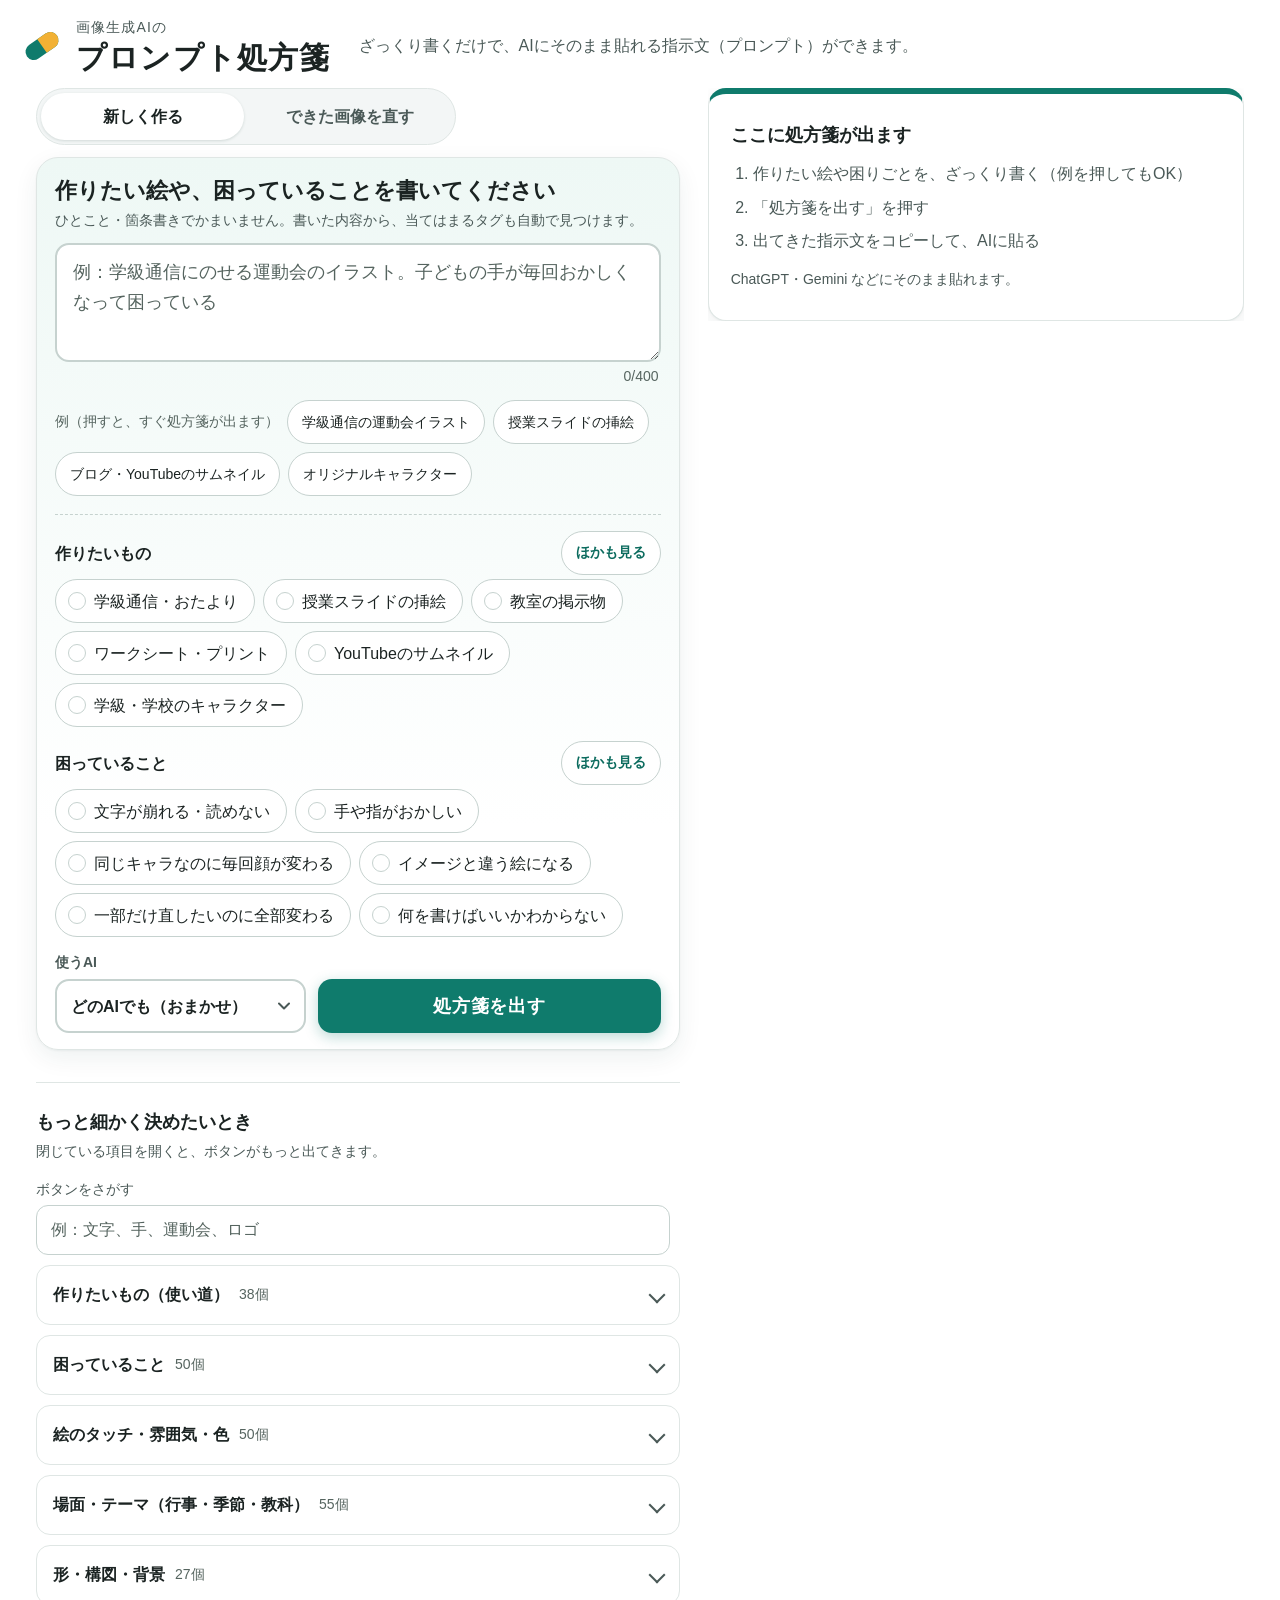
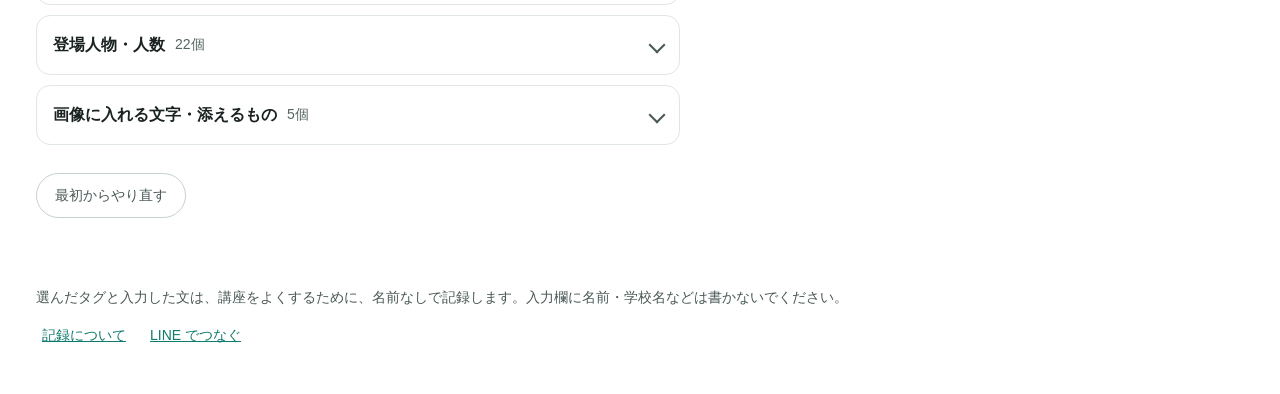
<file: index.html>
<!doctype html>
<html lang="ja">
<head>
<meta charset="utf-8">
<meta name="viewport" content="width=device-width, initial-scale=1, viewport-fit=cover">
<meta http-equiv="Content-Security-Policy" content="default-src 'self'; script-src 'self' https://static.line-scdn.net; style-src 'self'; img-src 'self' data:; connect-src https://*.supabase.co https://api.line.me https://liffsdk.line-scdn.net https://access.line.me https://uts-front.line-apps.com http://127.0.0.1:* http://localhost:*; base-uri 'none'; form-action https://liff-subwindow.line.me; object-src 'none'">
<meta name="referrer" content="no-referrer">
<meta name="robots" content="noindex">
<meta name="color-scheme" content="light">
<meta name="description" content="画像生成AIで「思った絵にならない」を、ざっくり書くだけで解決。作りたい絵や困っていることから、そのまま貼れる指示文（プロンプト）を作ります。">
<meta name="theme-color" content="#ffffff">
<title>プロンプト処方箋｜画像生成AIの困りごとから指示文を作る</title>
<link rel="icon" href="data:image/svg+xml,%3Csvg xmlns='http://www.w3.org/2000/svg' viewBox='0 0 64 64'%3E%3Crect x='6' y='22' width='52' height='20' rx='10' transform='rotate(-35 32 32)' fill='%230f7b6c'/%3E%3Cpath d='M32 32 l13.4-9.2 a10 10 0 0 1 11.3 16.4 L43.3 48.4z' fill='%23f2b134' transform='rotate(0)'/%3E%3C/svg%3E">
<link rel="stylesheet" href="css/app.css?v=202610200235">
</head>
<body>
<a class="skip" href="#picker">書くところへ</a>
<header class="top">
  <div class="top-in">
    <div class="brand">
      <svg class="brand-mark" viewBox="0 0 48 48" aria-hidden="true"><g transform="rotate(-35 24 24)"><rect x="4" y="15" width="40" height="18" rx="9" class="cap-a"/><path d="M24 15h11a9 9 0 0 1 0 18H24z" class="cap-b"/></g></svg>
      <div>
        <p class="brand-kicker">画像生成AIの</p>
        <h1 class="brand-name">プロンプト処方箋</h1>
      </div>
    </div>
    <p class="lead">ざっくり書くだけで、AIにそのまま貼れる指示文（プロンプト）ができます。</p>
    <p class="line-badge" id="line-badge" role="status" hidden></p>
  </div>
</header>

<main class="layout">
  <section class="picker" id="picker" aria-label="入力">
    <div class="modebar" role="tablist" aria-label="つくりかた">
      <button type="button" role="tab" class="mode" id="mode-new" data-mode="new" aria-selected="true">新しく作る</button>
      <button type="button" role="tab" class="mode" id="mode-edit" data-mode="edit" aria-selected="false">できた画像を直す</button>
    </div>

    <div id="panes"></div>
    <noscript><p class="noscript">このページは JavaScript を使います。ブラウザの設定で JavaScript をオンにしてください。</p></noscript>

    <div class="reset-row"><button type="button" class="btn-ghost" id="reset">最初からやり直す</button></div>

    <div class="dock" id="dock">
      <span class="dock-count" id="dock-count">まだ何も入れていません</span>
      <button type="button" class="btn-go btn-dock" id="go-dock">処方箋を出す</button>
    </div>
  </section>

  <aside class="result" id="result" aria-label="処方箋" tabindex="-1">
    <div class="rx" id="rx">
      <div class="rx-empty" id="rx-empty">
        <p class="rx-empty-title">ここに処方箋が出ます</p>
        <ol class="rx-empty-steps">
          <li>作りたい絵や困りごとを、ざっくり書く（例を押してもOK）</li>
          <li>「処方箋を出す」を押す</li>
          <li>出てきた指示文をコピーして、AIに貼る</li>
        </ol>
        <p class="rx-empty-note">ChatGPT・Gemini などにそのまま貼れます。</p>
      </div>
      <div class="rx-body" id="rx-body" hidden></div>
    </div>
  </aside>
</main>

<footer class="foot">
  <p class="foot-privacy" id="privacy-line"></p>
  <p class="foot-links"><button type="button" class="linklike" id="open-privacy">記録について</button><button type="button" class="linklike" id="line-connect" hidden>LINE でつなぐ</button><span class="foot-cohort" id="foot-cohort"></span></p>
</footer>

<dialog class="dlg" id="dlg-privacy" aria-labelledby="dlg-privacy-title">
  <h2 id="dlg-privacy-title">記録について</h2>
  <div class="dlg-body">
    <p>このページは、画像生成講座をよりよくするために、次のものを記録します。</p>
    <ul>
      <li>選んだタグ・文章から見つけたタグ（困りごと・作りたいもの など）</li>
      <li>入力した文（描きたいもの・困っていること・画像に入れる文字）</li>
      <li>コピーしたかどうか、「うまくいった／いまいち」の押したもの</li>
      <li>この端末に割り当てた番号（だれかは分かりません）と、講座コード</li>
      <li id="privacy-line-item" hidden>公式LINE から開いたとき：LINE の表示名と、LINE の利用者を見分ける番号（講座の運営が、だれの記録かを見るため）</li>
    </ul>
    <p id="privacy-names">名前・メールアドレスは記録しません。<strong>入力欄には、名前・学校名など、だれかが分かることを書かないでください。</strong></p>
    <div class="line-off" id="line-off-box" hidden>
      <p>いまは LINE の表示名をつけて記録しています。<button type="button" class="linklike" id="line-off">このページでは LINE の名前をつけない</button></p>
      <p class="dlg-small">これまでの記録を消してほしいときは、講座の運営にお知らせください。</p>
    </div>
    <label class="optout"><input type="checkbox" id="optout"> この端末からは記録を送らない</label>
    <p class="dlg-small" id="log-state"></p>
  </div>
  <div class="dlg-actions"><button type="button" class="btn-go" id="close-privacy">閉じる</button></div>
</dialog>

<div class="toast" id="toast" role="status" aria-live="polite"></div>

<script src="config.js?v=202610200235"></script>
<script src="js/tags.js?v=202610200235"></script>
<script src="js/engine.js?v=202610200235"></script>
<script src="js/infer.js?v=202610200235"></script>
<script src="js/line.js?v=202610200235"></script>
<script src="js/api.js?v=202610200235"></script>
<script src="js/app.js?v=202610200235"></script>
</body>
</html>
</file>
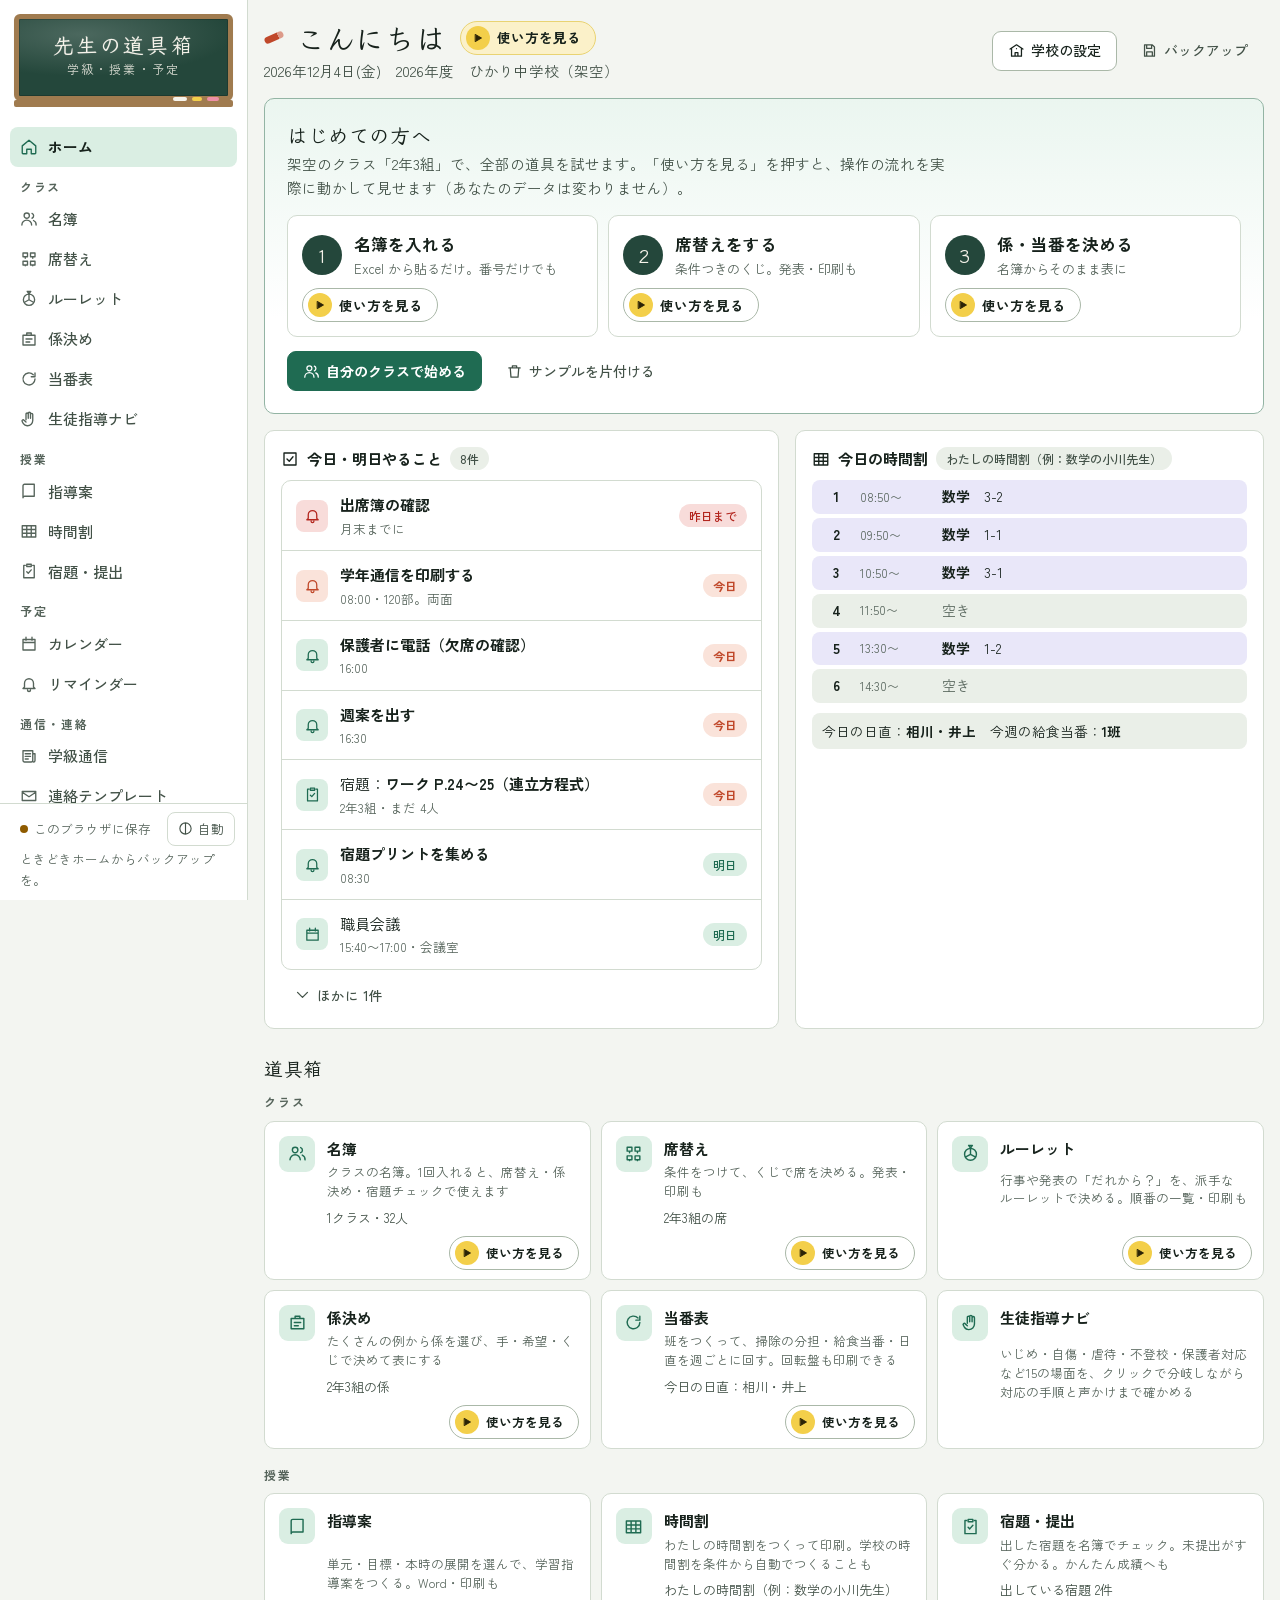
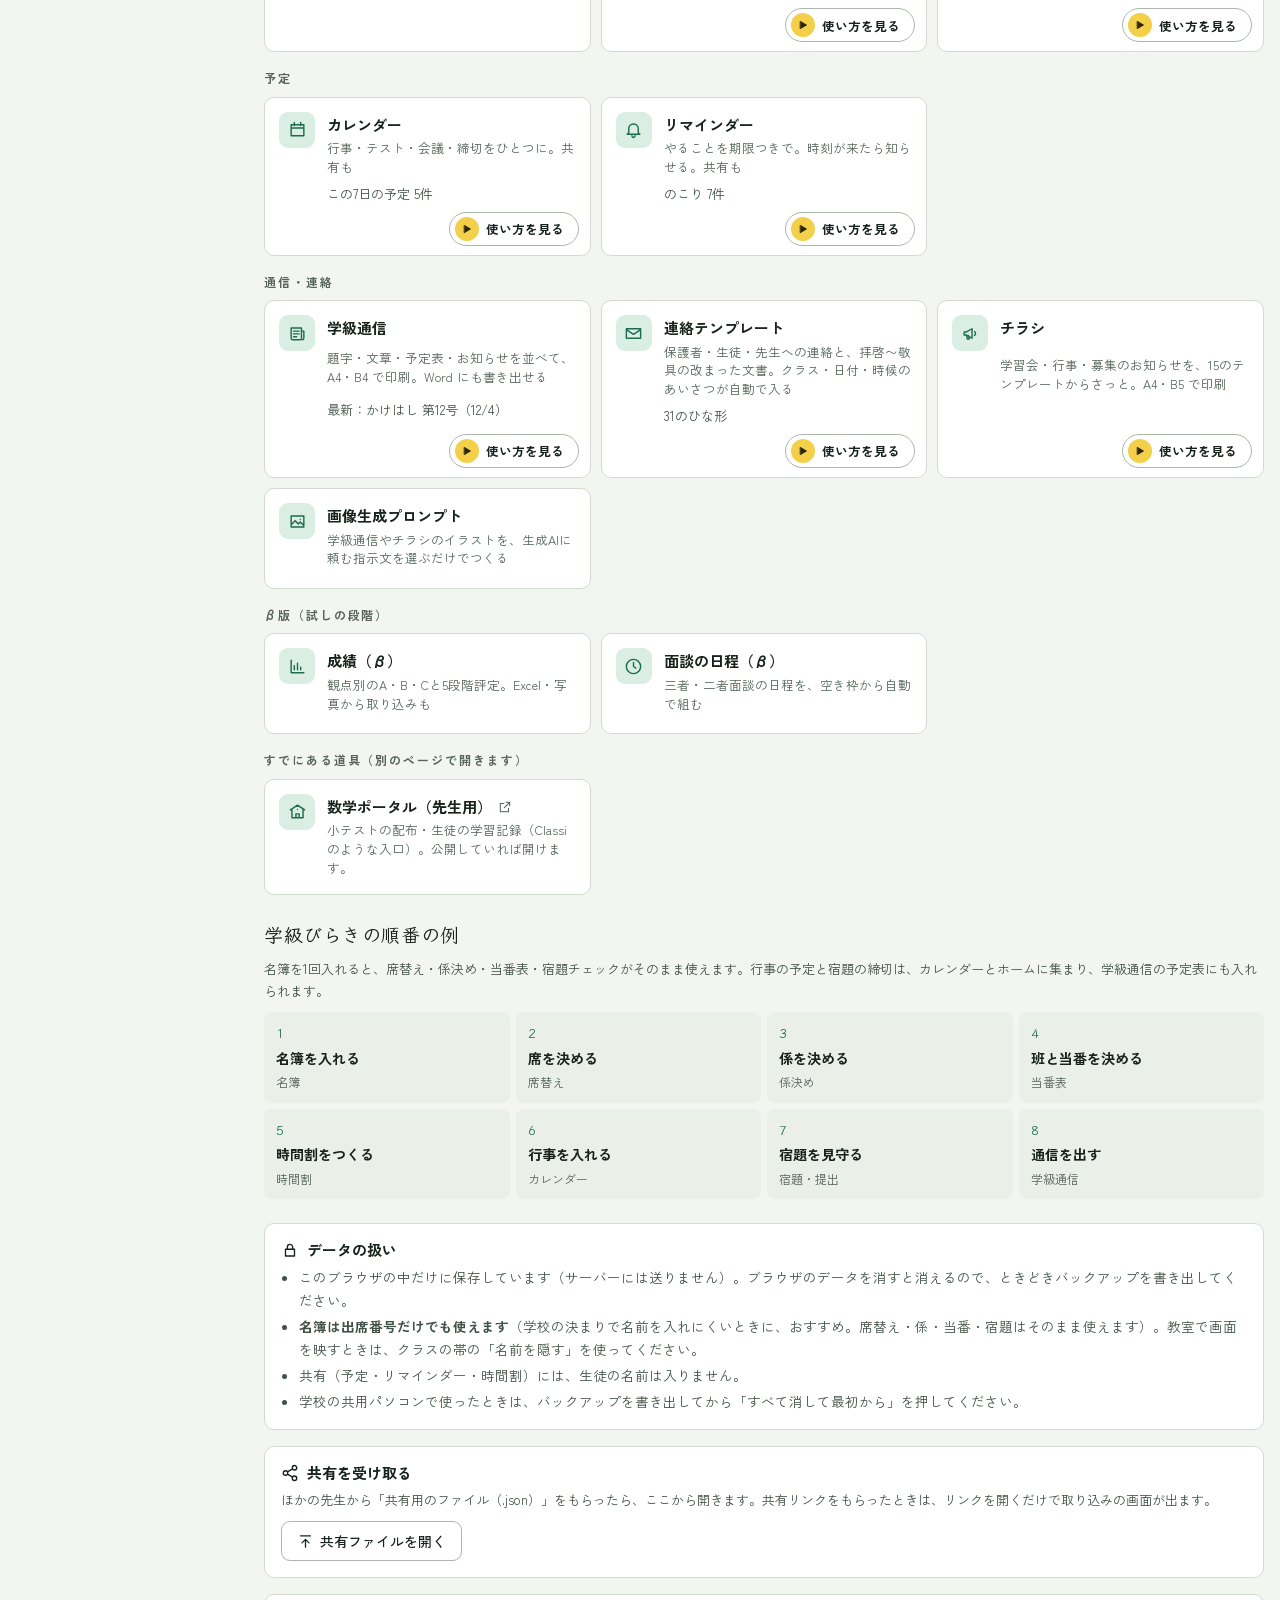
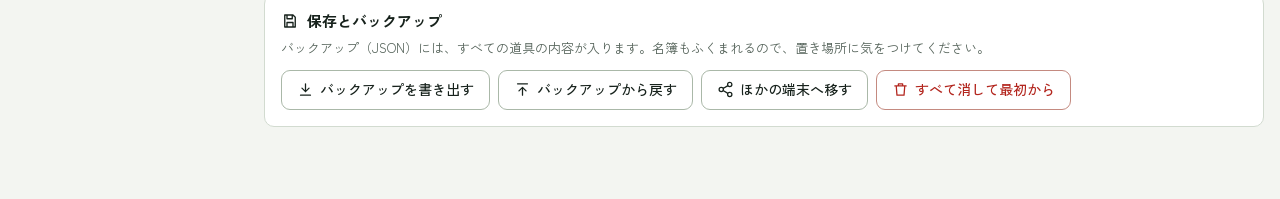
<file: sensei-kit/index.html>
<!doctype html>
<html lang="ja">
<head>
<meta charset="utf-8">
<meta name="viewport" content="width=device-width, initial-scale=1, viewport-fit=cover">
<meta name="robots" content="noindex,nofollow">
<meta name="referrer" content="no-referrer">
<meta name="description" content="席替え・係決め・当番表・時間割・カレンダー・リマインダー・宿題の提出チェック・学級通信・連絡テンプレートを、1つの名簿でつないだ先生の道具箱。データはこのブラウザの中だけに保存します。">
<meta name="theme-color" content="#24473b">
<title>先生の道具箱</title>
<link rel="icon" href="data:image/svg+xml,%3Csvg xmlns='http://www.w3.org/2000/svg' viewBox='0 0 64 64'%3E%3Crect x='4' y='8' width='56' height='40' rx='4' fill='%23a07b4f'/%3E%3Crect x='9' y='13' width='46' height='30' rx='2' fill='%2324473b'/%3E%3Cpath d='M17 34c5-9 9-12 14-6s9 3 14-8' stroke='%23f6f3ea' stroke-width='3' fill='none' stroke-linecap='round'/%3E%3Crect x='38' y='51' width='14' height='5' rx='2.5' fill='%23f3cf4a'/%3E%3C/svg%3E">
<link rel="preconnect" href="https://fonts.googleapis.com">
<link rel="preconnect" href="https://fonts.gstatic.com" crossorigin>
<link rel="stylesheet" href="https://fonts.googleapis.com/css2?family=Klee+One:wght@400;600&family=Zen+Kaku+Gothic+New:wght@400;500;700&display=swap">
<link rel="stylesheet" href="css/kit.css">
</head>
<body>
<div id="kit"></div>
<!-- 部品（順番が大事：kit.js → school.js → 解く部品 → アプリ。最後に Kit.start()） -->
<script src="config.js"></script>
<script src="vendor/qrcode.js"></script>
<script src="js/kit.js"></script>
<script src="js/cloud.js"></script>
<script src="js/usage.js"></script>
<script src="js/core/school.js"></script>
<script src="js/core/seat-solver.js"></script>
<script src="js/core/timetable-solver.js"></script>
<script src="js/core/roles-data.js"></script>
<script src="js/core/duty.js"></script>
<script src="js/core/letters.js"></script>
<script src="js/core/docx.js"></script>
<script src="js/core/newsletter-templates.js"></script>
<script src="js/core/flyer-templates.js"></script>
<script src="js/apps/home.js"></script>
<script src="js/apps/roster.js"></script>
<script src="js/apps/seats.js"></script>
<script src="js/apps/roles.js"></script>
<script src="js/apps/duty.js"></script>
<script src="js/apps/timetable.js"></script>
<script src="js/apps/homework.js"></script>
<script src="js/apps/calendar.js"></script>
<script src="js/apps/reminders.js"></script>
<script src="js/apps/newsletter.js"></script>
<script src="js/apps/templates.js"></script>
<script src="js/apps/roulette.js"></script>
<script src="js/apps/flyer.js"></script>
<script src="js/apps/embeds.js"></script>
<!-- 使い方のデモ（土台と、道具ごとの手順） -->
<script src="js/demo.js"></script>
<script src="js/tours/home.js"></script>
<script src="js/tours/roster.js"></script>
<script src="js/tours/seats.js"></script>
<script src="js/tours/roles.js"></script>
<script src="js/tours/duty.js"></script>
<script src="js/tours/timetable.js"></script>
<script src="js/tours/homework.js"></script>
<script src="js/tours/calendar.js"></script>
<script src="js/tours/reminders.js"></script>
<script src="js/tours/newsletter.js"></script>
<script src="js/tours/templates.js"></script>
<script src="js/tours/roulette.js"></script>
<script src="js/tours/flyer.js"></script>
<script src="js/start.js"></script>
</body>
</html>
</file>
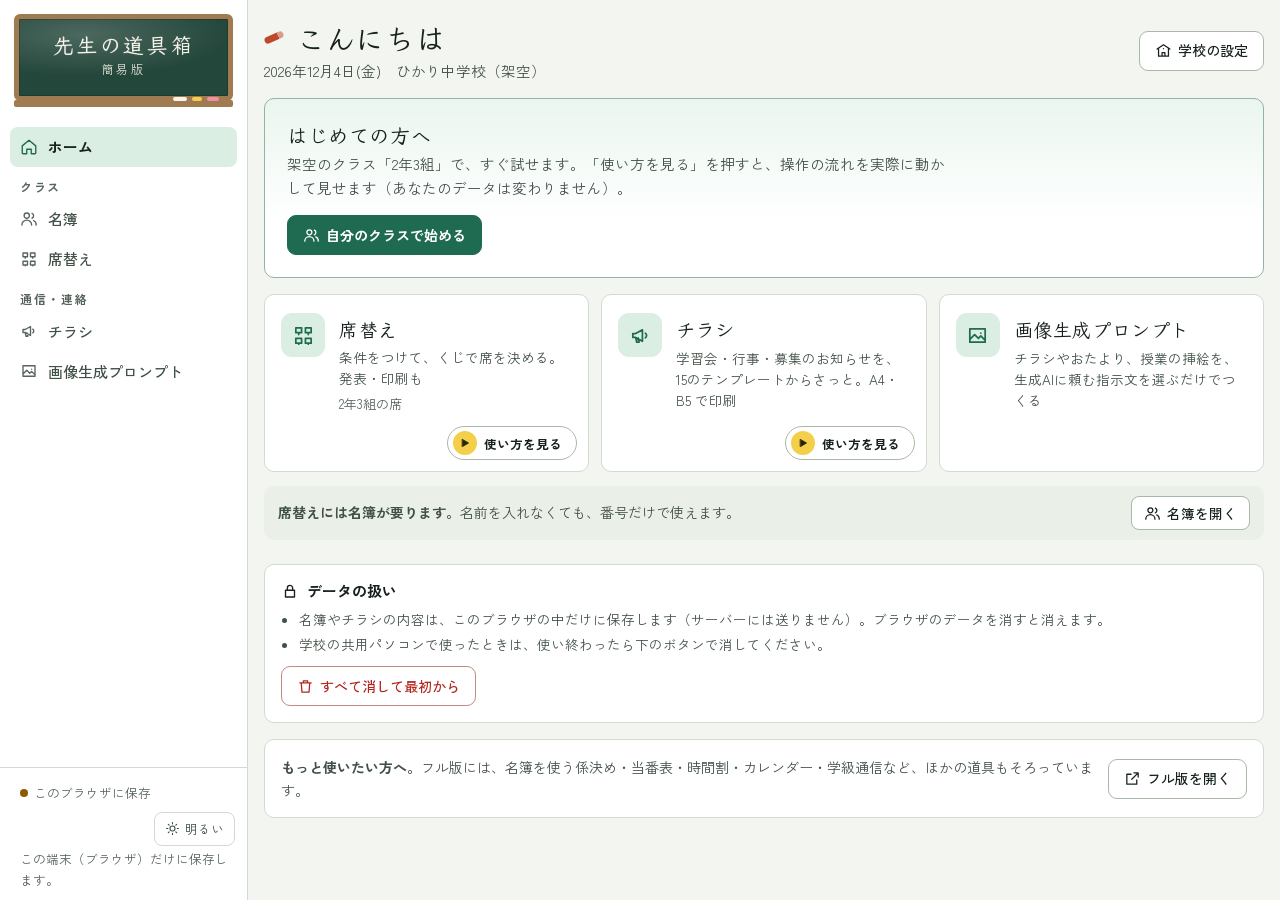
<file: sensei-kit/lite/index.html>
<!doctype html>
<html lang="ja">
<head>
<meta charset="utf-8">
<meta name="viewport" content="width=device-width, initial-scale=1, viewport-fit=cover">
<meta name="robots" content="noindex,nofollow">
<meta name="referrer" content="no-referrer">
<meta name="description" content="席替え・チラシ・画像生成プロンプトの3つだけの、先生の道具箱の簡易版。データはこのブラウザの中だけに保存します。">
<meta name="theme-color" content="#24473b">
<title>先生の道具箱 簡易版</title>
<link rel="icon" href="data:image/svg+xml,%3Csvg xmlns='http://www.w3.org/2000/svg' viewBox='0 0 64 64'%3E%3Crect x='4' y='8' width='56' height='40' rx='4' fill='%23a07b4f'/%3E%3Crect x='9' y='13' width='46' height='30' rx='2' fill='%2324473b'/%3E%3Cpath d='M17 34c5-9 9-12 14-6s9 3 14-8' stroke='%23f6f3ea' stroke-width='3' fill='none' stroke-linecap='round'/%3E%3Crect x='38' y='51' width='14' height='5' rx='2.5' fill='%23f3cf4a'/%3E%3C/svg%3E">
<script>
// 簡易版は、利用者が表示を選ぶまで「明るい」（端末が暗い表示でも、最初から暗くしない）。表示の切りかえは js/kit.js の Kit.theme
try { if (!localStorage.getItem('sensei:theme')) document.documentElement.dataset.theme = 'light'; } catch (e) { document.documentElement.dataset.theme = 'light'; }
</script>
<link rel="preconnect" href="https://fonts.googleapis.com">
<link rel="preconnect" href="https://fonts.gstatic.com" crossorigin>
<link rel="stylesheet" href="https://fonts.googleapis.com/css2?family=Klee+One:wght@400;600&family=Zen+Kaku+Gothic+New:wght@400;500;700&display=swap">
<link rel="stylesheet" href="../css/kit.css">
</head>
<body>
<div id="kit"></div>
<!-- 簡易版：席替え・チラシ・画像生成プロンプトだけ（名簿は席替えに使うので付き物）。全部の道具は ../index.html。
     部品は ../ の同じ物を読む。順番が大事：kit.js → school.js → 解く部品 → アプリ。最後に Kit.start()。
     アカウント保存（cloud.js）は読まない（簡易版はこのブラウザだけに保存） -->
<script src="../config.js"></script>
<script>
// 簡易版の設定：見出しの文字・出す道具・記録に「簡易版」と付ける
window.SENSEI_CONFIG = Object.assign(window.SENSEI_CONFIG || {}, { lite: true, cloud: false, theme: 'light', only: ['image-prompt'], brand: { sub: '簡易版', top: '先生の道具箱 簡易版' } });
</script>
<script src="../vendor/qrcode.js"></script>
<script src="../js/kit.js"></script>
<script src="../js/usage.js"></script>
<script src="../js/core/school.js"></script>
<script src="../js/core/seat-solver.js"></script>
<script src="../js/core/flyer-templates.js"></script>
<script src="../js/apps/home-lite.js"></script>
<script src="../js/apps/roster.js"></script>
<script src="../js/apps/seats.js"></script>
<script src="../js/apps/flyer.js"></script>
<script src="../js/apps/embeds.js"></script>
<!-- 使い方のデモ（土台と、道具ごとの手順） -->
<script src="../js/demo.js"></script>
<script src="../js/tours/roster.js"></script>
<script src="../js/tours/seats.js"></script>
<script src="../js/tours/flyer.js"></script>
<script src="../js/start.js"></script>
</body>
</html>
</file>
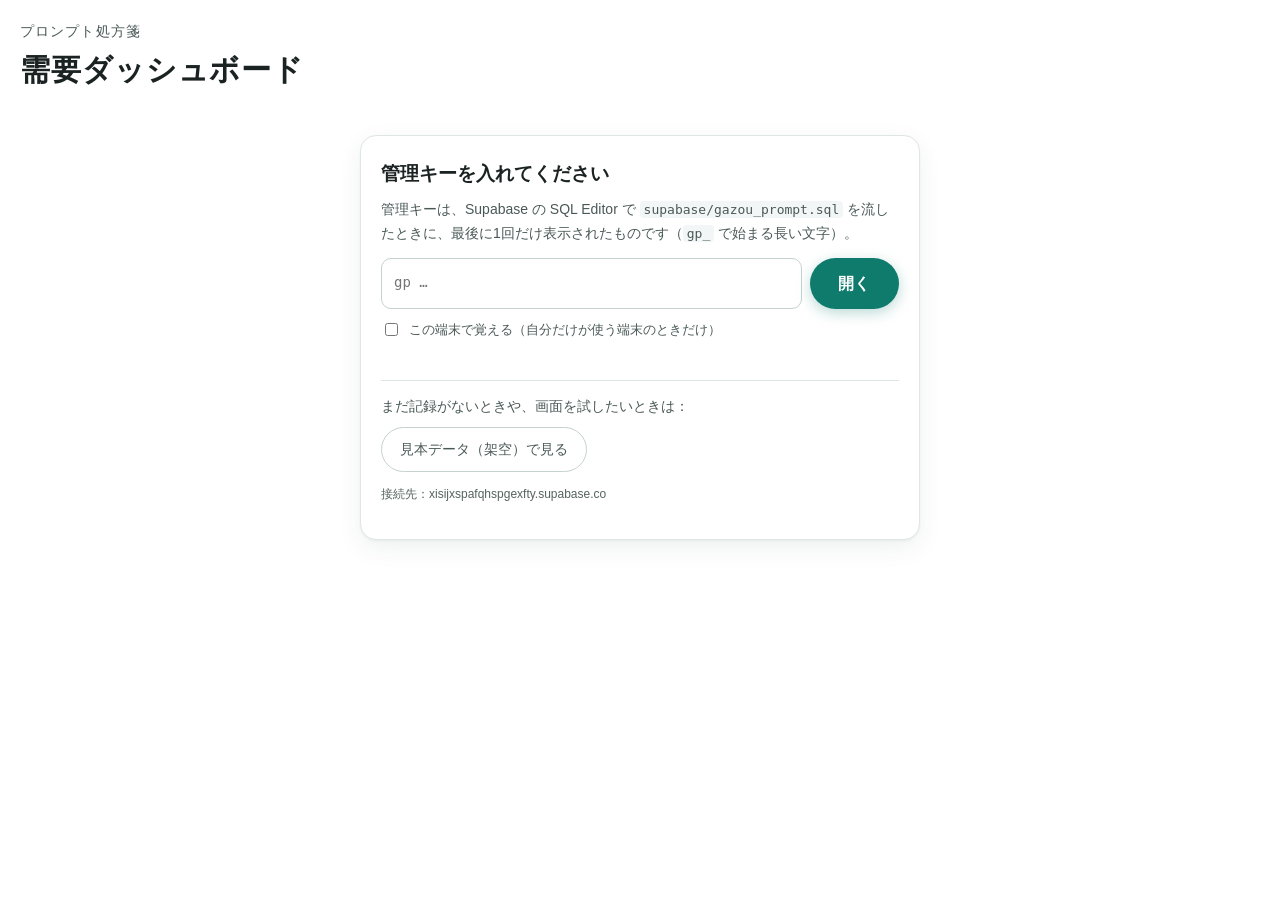
<file: admin.html>
<!doctype html>
<html lang="ja">
<head>
<meta charset="utf-8">
<meta name="viewport" content="width=device-width, initial-scale=1, viewport-fit=cover">
<meta http-equiv="Content-Security-Policy" content="default-src 'self'; script-src 'self'; style-src 'self'; img-src 'self' data: blob:; connect-src https://*.supabase.co http://127.0.0.1:* http://localhost:*; base-uri 'none'; form-action 'none'; object-src 'none'">
<meta name="referrer" content="no-referrer">
<meta name="robots" content="noindex, nofollow">
<meta name="color-scheme" content="light">
<title>需要ダッシュボード｜プロンプト処方箋</title>
<link rel="icon" href="data:image/svg+xml,%3Csvg xmlns='http://www.w3.org/2000/svg' viewBox='0 0 64 64'%3E%3Crect x='8' y='34' width='10' height='22' rx='3' fill='%232a78d6'/%3E%3Crect x='27' y='20' width='10' height='36' rx='3' fill='%232a78d6'/%3E%3Crect x='46' y='8' width='10' height='48' rx='3' fill='%231f7a6d'/%3E%3C/svg%3E">
<link rel="stylesheet" href="css/app.css?v=202610200235">
<link rel="stylesheet" href="css/admin.css?v=202610200235">
</head>
<body class="admin">
<header class="ad-top">
  <div class="ad-top-in">
    <div>
      <p class="brand-kicker">プロンプト処方箋</p>
      <h1 class="ad-title">需要ダッシュボード</h1>
    </div>
    <div class="ad-top-actions" id="top-actions" hidden>
      <span class="ad-sync" id="sync-line"></span>
      <button type="button" class="btn-small" id="refresh">最新にする</button>
      <button type="button" class="btn-small" id="logout">ログアウト</button>
    </div>
  </div>
</header>

<main class="ad-main">
  <section class="ad-login" id="login">
    <h2>管理キーを入れてください</h2>
    <p>管理キーは、Supabase の SQL Editor で <code>supabase/gazou_prompt.sql</code> を流したときに、最後に1回だけ表示されたものです（<code>gp_</code> で始まる長い文字）。</p>
    <div class="ad-login-row">
      <label class="sr" for="key">管理キー</label>
      <input id="key" type="password" autocomplete="off" spellcheck="false" placeholder="gp_…">
      <button type="button" class="btn-go" id="login-go">開く</button>
    </div>
    <label class="ad-remember"><input type="checkbox" id="remember"> この端末で覚える（自分だけが使う端末のときだけ）</label>
    <p class="ad-err" id="login-err" role="alert"></p>
    <div class="ad-demo">
      <p>まだ記録がないときや、画面を試したいときは：</p>
      <button type="button" class="btn-ghost" id="demo-go">見本データ（架空）で見る</button>
    </div>
    <p class="ad-note" id="conn-note"></p>
  </section>

  <div class="ad-dash" id="dash" hidden>
    <p class="ad-demo-banner" id="demo-banner" hidden>いま表示しているのは <strong>見本データ（架空）</strong> です。本物の記録ではありません。</p>

    <div class="ad-filters" id="filters" role="group" aria-label="しぼりこみ">
      <div class="seg" role="radiogroup" aria-label="期間" id="range"></div>
      <div class="ad-custom" id="custom-range" hidden>
        <label>から <input type="date" id="from"></label>
        <label>まで <input type="date" id="to"></label>
      </div>
      <label class="ad-select">講座コード
        <select id="cohort"></select>
      </label>
      <label class="ad-check"><input type="checkbox" id="no-preset"> おためしの回を除く</label>
      <div class="ad-active" id="active-filter" hidden></div>
    </div>

    <section class="kpis" id="kpis" aria-label="数字のまとめ"></section>

    <section class="card ad-insights">
      <h2 class="card-h">気づき <span class="card-sub">（数字から自動で書いています）</span></h2>
      <ul id="insights"></ul>
    </section>

    <section class="card ad-users" id="card-users" hidden></section>

    <div class="grid2">
      <section class="card" id="card-trouble"></section>
      <section class="card" id="card-use"></section>
      <section class="card" id="card-daily"></section>
      <section class="card" id="card-area"></section>
      <section class="card span2" id="card-matrix"></section>
      <section class="card" id="card-tool"></section>
      <section class="card" id="card-style"></section>
      <section class="card" id="card-scene"></section>
      <section class="card" id="card-look"></section>
      <section class="card" id="card-hard"></section>
      <section class="card" id="card-edit"></section>
    </div>

    <section class="card ad-texts" id="card-texts">
      <h2 class="card-h">自由記述 <span class="card-sub" id="texts-count"></span></h2>
      <div class="ad-text-tools">
        <div class="seg" role="radiogroup" aria-label="自由記述の種類" id="text-kinds"></div>
        <input type="search" id="text-q" placeholder="ことばで探す" aria-label="自由記述をことばで探す">
      </div>
      <div class="ad-words" id="words"></div>
      <div class="ad-bulk" id="bulk" hidden>
        <span id="bulk-count"></span>
        <button type="button" class="btn-small" id="redact">選んだ文を消す（タグの数は残す）</button>
        <button type="button" class="btn-small danger" id="delete">選んだ回を記録ごと消す</button>
      </div>
      <ol class="ad-text-list" id="text-list"></ol>
      <button type="button" class="btn-ghost" id="more-texts" hidden>もっと見る</button>
    </section>

    <section class="card ad-newwords" id="card-newwords"></section>

    <section class="card ad-share" id="card-share">
      <h2 class="card-h">参加者に配るリンク</h2>
      <p class="card-note">講座コードをつけたリンクを配ると、講座ごとに分けて集計できます（英数字・- ・_ の32文字まで）。</p>
      <div class="ad-share-row">
        <label>講座コード <input id="share-code" type="text" maxlength="32" placeholder="例：kouza-1108" autocomplete="off"></label>
        <label class="grow">参加者用ページの URL <input id="share-base" type="url" placeholder="https://…/gazou-prompt/" autocomplete="off"></label>
      </div>
      <label class="ad-check ad-liff" id="share-liff-wrap" hidden><input type="checkbox" id="share-liff" checked> 公式LINE から開くリンク（LIFF）にする（だれが押したかが分かる。リッチメニューや配信にはこちら）</label>
      <div class="ad-share-out">
        <div class="ad-qr" id="qr" aria-label="QRコード"></div>
        <div class="ad-share-link">
          <p class="ad-url" id="share-url"></p>
          <div class="ad-share-btns">
            <button type="button" class="btn-small" id="copy-url">リンクをコピー</button>
            <button type="button" class="btn-small" id="save-qr">QRコードを保存（PNG）</button>
          </div>
        </div>
      </div>
    </section>

    <section class="card ad-data" id="card-data">
      <h2 class="card-h">記録の管理</h2>
      <div class="ad-data-grid">
        <div>
          <h3>書き出し</h3>
          <p class="card-note">いまのしぼりこみの範囲を、Excel で開ける CSV にします。</p>
          <div class="ad-btns">
            <button type="button" class="btn-small" id="csv-gens">1回ごとの記録（CSV）</button>
            <button type="button" class="btn-small" id="csv-tags">タグごとの数（CSV）</button>
          </div>
        </div>
        <div>
          <h3>記録の受けつけ</h3>
          <p class="card-note" id="logging-line"></p>
          <div class="ad-btns"><button type="button" class="btn-small" id="toggle-logging"></button></div>
        </div>
        <div>
          <h3>量と上限</h3>
          <ul class="ad-usage" id="usage"></ul>
        </div>
        <div>
          <h3>講座コードごとに消す</h3>
          <p class="card-note">講座が終わって不要になった記録を、まとめて消せます（もとに戻せません）。</p>
          <div class="ad-btns">
            <select id="purge-cohort" aria-label="消す講座コード"></select>
            <button type="button" class="btn-small danger" id="purge">この講座コードの記録を消す</button>
          </div>
        </div>
      </div>
    </section>
  </div>
</main>

<div class="tip" id="tip" role="tooltip" hidden></div>
<div class="toast" id="toast" role="status" aria-live="polite"></div>

<dialog class="dlg" id="confirm" aria-labelledby="confirm-title">
  <h2 id="confirm-title">確認</h2>
  <div class="dlg-body"><p id="confirm-text"></p><label class="ad-confirm-input" id="confirm-type-wrap" hidden><span id="confirm-type-label"></span><input type="text" id="confirm-type" autocomplete="off"></label></div>
  <div class="dlg-actions"><button type="button" class="btn-ghost" id="confirm-no">やめる</button><button type="button" class="btn-go danger-go" id="confirm-yes">消す</button></div>
</dialog>

<script src="config.js?v=202610200235"></script>
<script src="js/tags.js?v=202610200235"></script>
<script src="js/api.js?v=202610200235"></script>
<script src="js/analyze.js?v=202610200235"></script>
<script src="js/sample-data.js?v=202610200235"></script>
<script src="js/vendor/qrcode.js?v=202610200235"></script>
<script src="js/admin.js?v=202610200235"></script>
</body>
</html>
</file>
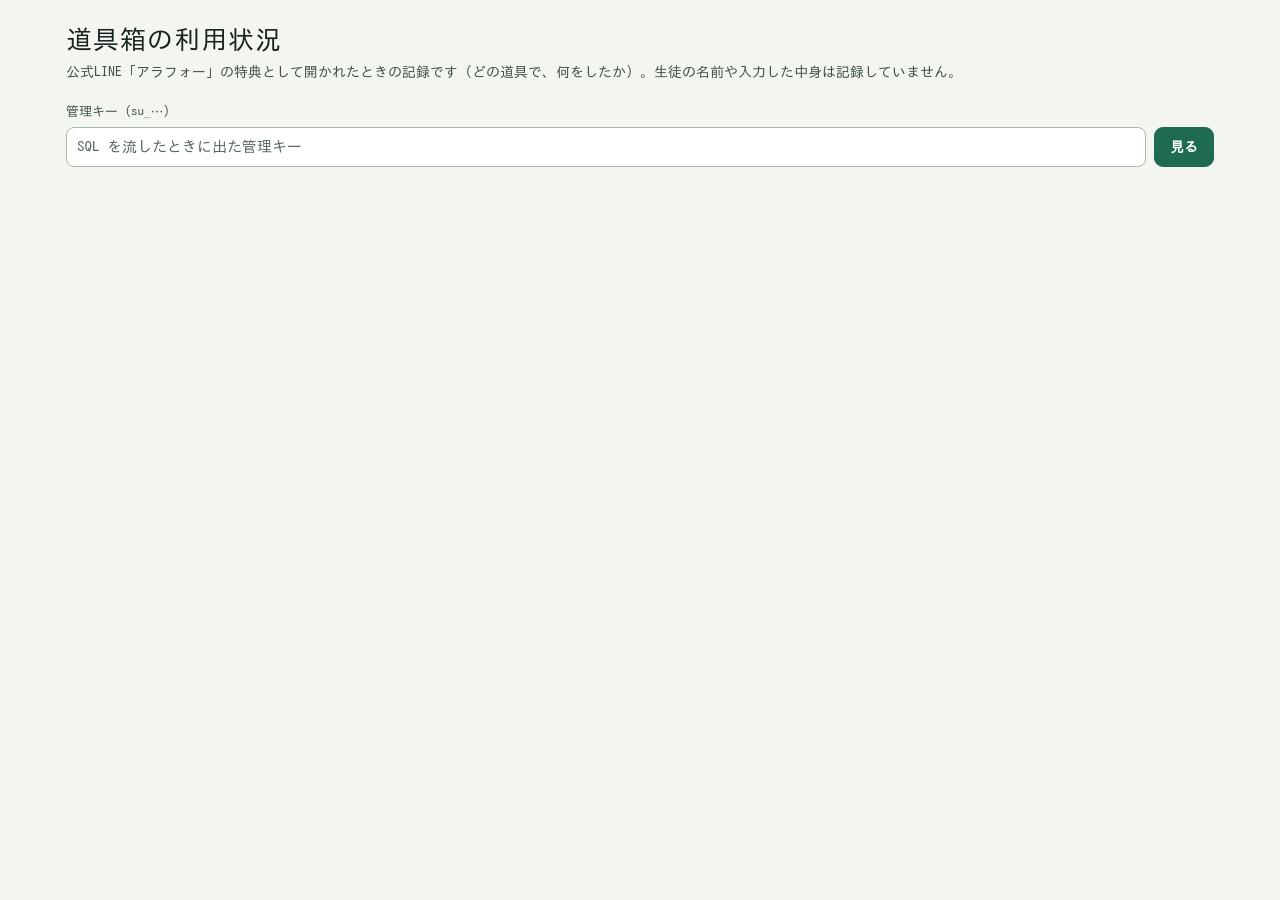
<file: sensei-kit/usage-admin.html>
<!doctype html>
<html lang="ja">
<head>
<meta charset="utf-8">
<meta name="viewport" content="width=device-width, initial-scale=1">
<meta name="robots" content="noindex,nofollow">
<meta name="referrer" content="no-referrer">
<title>道具箱の利用状況</title>
<link rel="stylesheet" href="css/kit.css">
<style>
body { background: var(--bg); }
.ua { max-width: 1180px; margin: 0 auto; padding: 22px var(--gutter-r) 60px var(--gutter-l); }
.ua h1 { font-family: var(--font-display); font-weight: 600; font-size: 26px; letter-spacing: .04em; }
.ua .lead { color: var(--ink-2); font-size: 14px; margin-top: 4px; }
.ua-key { display: flex; flex-wrap: wrap; gap: 8px; align-items: end; margin: 16px 0; }
.ua-key .field { flex: 1 1 320px; }
.ua-kpis { display: grid; gap: 10px; grid-template-columns: repeat(auto-fit, minmax(150px, 1fr)); margin: 14px 0; }
.ua-bar { display: flex; flex-wrap: wrap; gap: 8px; align-items: center; margin: 8px 0 14px; }
.ua-grid { display: grid; gap: 14px; grid-template-columns: 1fr; }
@media (min-width: 980px) { .ua-grid { grid-template-columns: minmax(0, 1fr) minmax(0, 1.25fr); } }
.ua .meterline { display: grid; grid-template-columns: 9em minmax(0, 1fr) 4em; gap: 8px; align-items: center; font-size: 14px; padding: 4px 0; }
.ua .meterline b { font-variant-numeric: tabular-nums; text-align: right; }
.ua .chips { display: flex; flex-wrap: wrap; gap: 4px; }
.ua td .who { font-weight: 700; }
.ua .muted-row td { color: var(--ink-3); }
.ua .detail { margin-top: 10px; }
.ua .err { color: var(--bad); font-size: 14px; min-height: 1.4em; }
</style>
</head>
<body>
<main class="ua" id="ua">
  <h1>道具箱の利用状況</h1>
  <p class="lead">公式LINE「アラフォー」の特典として開かれたときの記録です（どの道具で、何をしたか）。生徒の名前や入力した中身は記録していません。</p>
  <form class="ua-key" id="ua-key">
    <div class="field"><label for="ua-k">管理キー（su_…）</label><input id="ua-k" type="password" autocomplete="off" placeholder="SQL を流したときに出た管理キー"></div>
    <button class="btn primary" type="submit">見る</button>
  </form>
  <p class="err" id="ua-err" role="alert"></p>
  <div id="ua-body" hidden></div>
</main>
<script src="config.js"></script>
<script src="js/usage-admin.js"></script>
</body>
</html>
</file>
<file: css/app.css>
/* プロンプト処方箋 ― 見た目（白ベースの明るい画面を標準にする。暗い画面への自動の切りかえはしない） */
:root {
  --bg: #ffffff;
  --paper: #ffffff;
  --surface: #ffffff;
  --sunk: #f3f6f6;
  --wash: #eef8f5;
  --ink: #1b2322;
  --ink-2: #4a5957;
  --ink-3: #55645f;
  --line: #dfe6e4;
  --line-2: #c6d2cf;
  --accent: #0f7b6c;
  --accent-ink: #ffffff;
  --accent-soft: #e2f3ef;
  --focus: #2563a8;
  --warn-bg: #fff6dc;
  --warn-ink: #6b4e00;
  --mark-bg: #ffe9a8;
  --mark-ink: #4a3500;
  --shadow: 0 1px 2px rgba(20, 60, 50, .05), 0 8px 24px rgba(20, 60, 50, .07);
  --radius: 16px;
  --c-teal: #0b6b5e;   --c-teal-bg: #e2f3ef;
  --c-coral: #a63d25;  --c-coral-bg: #fdece6;
  --c-violet: #5b49a8; --c-violet-bg: #efecfa;
  --c-amber: #8a5a0c;  --c-amber-bg: #fcf1d9;
  --c-green: #2a6f30;  --c-green-bg: #e7f4e4;
  --c-blue: #2563a8;   --c-blue-bg: #e5eef9;
  --c-gray: #4f5b59;   --c-gray-bg: #eef1f0;
  --font: -apple-system, BlinkMacSystemFont, "Hiragino Sans", "Hiragino Kaku Gothic ProN", "Noto Sans JP", "Yu Gothic UI", "Yu Gothic", Meiryo, sans-serif;
  color-scheme: light;
}
/* 手でえらんだときだけ使える暗い配色（data-theme="dark"）。OS が暗い設定でも、ふだんは白ベース */
:root[data-theme="dark"] {
  --bg: #191816; --paper: #23211e; --surface: #262420; --sunk: #1f1d1a; --wash: #1f2a27;
  --ink: #f0ebe3; --ink-2: #c4bcb0; --ink-3: #a39b8f; --line: #3a3630; --line-2: #4a453d;
  --accent: #47b3a2; --accent-ink: #0f1d1a; --accent-soft: #1f3632; --focus: #7fb0ea;
  --warn-bg: #3a3012; --warn-ink: #f4dc9c; --mark-bg: #5a4612; --mark-ink: #ffe9a8;
  --shadow: 0 1px 2px rgba(0, 0, 0, .3), 0 6px 20px rgba(0, 0, 0, .25);
  --c-teal: #5cc4b3; --c-teal-bg: #1d3531; --c-coral: #f08f74; --c-coral-bg: #3d241d; --c-violet: #ad9cf0; --c-violet-bg: #2b2640;
  --c-amber: #e7b45a; --c-amber-bg: #3a2e17; --c-green: #86c584; --c-green-bg: #22331f; --c-blue: #85b4ea; --c-blue-bg: #1d2c3f; --c-gray: #bdbdbd; --c-gray-bg: #2e2d2b;
  color-scheme: dark;
}

* { box-sizing: border-box; }
html { -webkit-text-size-adjust: 100%; text-size-adjust: 100%; }
/* 下の帯（ドック）にかくれないよう、キーボードで移動したり「見える所まで動かす」とき、下に余白を見込む */
html { scroll-padding-bottom: 96px; }
body {
  margin: 0; background: var(--bg); color: var(--ink);
  font-family: var(--font); font-size: 16px; line-height: 1.7;
  font-feature-settings: "palt" 1;
  -webkit-font-smoothing: antialiased;
}
button, input, textarea, select { font: inherit; color: inherit; }
button { cursor: pointer; }
[hidden] { display: none !important; }
:focus-visible { outline: 3px solid var(--focus); outline-offset: 2px; border-radius: 6px; }
.skip { position: absolute; left: -999px; top: 8px; background: var(--surface); padding: 8px 12px; border-radius: 8px; z-index: 50; }
.skip:focus { left: 8px; }
.noscript { background: var(--warn-bg); color: var(--warn-ink); border-radius: 10px; padding: 10px 14px; }

/* ---------- 上 */
.top { padding: 16px 16px 2px; }
.top-in { max-width: 1240px; margin: 0 auto; display: flex; flex-wrap: wrap; align-items: center; gap: 4px 28px; }
.brand { display: flex; align-items: center; gap: 12px; }
.brand-mark { width: 44px; height: 44px; flex: none; }
.cap-a { fill: var(--accent); }
.cap-b { fill: #f2b134; }
.brand-kicker { margin: 0; font-size: 14px; color: var(--ink-2); letter-spacing: .08em; }
.brand-name { margin: 0; font-size: 30px; line-height: 1.2; letter-spacing: .04em; font-weight: 800; }
.lead { margin: 0; color: var(--ink-2); font-size: 16px; flex: 1 1 320px; }
.line-badge { display: inline-flex; align-items: center; gap: 8px; margin: 4px 0 0; padding: 4px 12px 4px 8px; border-radius: 999px; font-size: 14px; font-weight: 700; background: var(--sunk); color: var(--ink-2); }
.line-badge::before { content: ""; width: 10px; height: 10px; border-radius: 50%; background: var(--ink-3); flex: none; }
.line-badge.is-ready { background: #e6f7ec; color: #11623a; }
.line-badge.is-ready::before { background: #06c755; }
.line-badge.is-error { background: var(--warn-bg); color: var(--warn-ink); }
:root[data-theme="dark"] .line-badge.is-ready { background: #163525; color: #8fe0b0; }

/* ---------- 2つの列 */
.layout { max-width: 1240px; margin: 0 auto; padding: 10px 16px 120px; display: grid; gap: 28px; grid-template-columns: minmax(0, 1fr); }
@media (min-width: 960px) {
  .layout { grid-template-columns: minmax(0, 1.2fr) minmax(0, 1fr); align-items: start; padding-bottom: 64px; }
  .result { position: sticky; top: 16px; max-height: calc(100vh - 32px); overflow: auto; overscroll-behavior: contain; }
}

/* ---------- つくりかた */
.modebar { display: inline-grid; grid-template-columns: 1fr 1fr; background: var(--sunk); border: 1px solid var(--line); border-radius: 999px; padding: 4px; gap: 4px; width: 100%; max-width: 420px; }
.mode { border: 0; background: transparent; border-radius: 999px; padding: 10px 8px; font-weight: 700; color: var(--ink-2); min-height: 44px; }
.mode[aria-selected="true"] { background: var(--surface); color: var(--ink); box-shadow: 0 1px 3px rgba(20, 60, 50, .15); }

/* ---------- 大きな入力欄（いちばん上） */
.hero { margin-top: 12px; background: linear-gradient(180deg, var(--wash), var(--surface) 75%); border: 1px solid var(--line); border-radius: 22px; padding: 18px 18px 16px; box-shadow: var(--shadow); }
.hero-q { display: block; font-size: 22px; font-weight: 800; line-height: 1.4; margin: 0; }
.hero-sub { margin: 2px 0 10px; font-size: 14px; color: var(--ink-2); }
.hero-input {
  display: block; width: 100%; min-height: 112px; padding: 12px 16px; font-size: 18px; line-height: 1.7; resize: vertical;
  background: var(--surface); border: 2px solid var(--line-2); border-radius: 14px;
}
.hero-input::placeholder, .field input::placeholder, .field textarea::placeholder, .finder-input::placeholder, .fb-more textarea::placeholder { color: var(--ink-3); opacity: 1; }
.hero-input:focus { outline: none; border-color: var(--accent); box-shadow: 0 0 0 4px rgba(15, 123, 108, .16); }
.hero-foot { display: flex; justify-content: space-between; align-items: center; gap: 12px; min-height: 26px; margin: 2px 2px 0; }
.nudge { color: var(--c-coral); font-size: 14px; font-weight: 700; }
.field-count { font-size: 14px; color: var(--ink-3); margin-left: auto; font-variant-numeric: tabular-nums; }

.examples { display: flex; flex-wrap: wrap; align-items: center; gap: 8px; margin-top: 10px; }
.examples-lab { flex: 0 0 auto; font-size: 14px; color: var(--ink-3); }
.example { border: 1px solid var(--line-2); background: var(--surface); border-radius: 999px; padding: 6px 14px; min-height: 44px; font-size: 14px; line-height: 1.3; text-align: left; }
.example:hover { border-color: var(--accent); background: var(--accent-soft); }

.auto { display: flex; flex-wrap: wrap; align-items: center; gap: 6px 10px; margin-top: 12px; padding: 10px 12px; background: var(--surface); border: 1px dashed var(--line-2); border-radius: 12px; }
.auto-lab { font-size: 14px; font-weight: 700; color: var(--ink-2); }
.auto-chips { display: flex; flex-wrap: wrap; gap: 6px; }
.auto-chip { --cc: var(--c-gray); --cb: var(--c-gray-bg); display: inline-flex; align-items: center; gap: 8px; min-height: 44px; padding: 4px 8px 4px 14px; border-radius: 999px; border: 1px solid var(--cc); background: var(--cb); font-size: 14px; font-weight: 700; }
.auto-tx { pointer-events: none; }
.auto-x { pointer-events: none; width: 26px; height: 26px; display: grid; place-items: center; border-radius: 50%; background: var(--surface); color: var(--ink-2); font-size: 16px; line-height: 1; }
.auto-chip:hover .auto-x { background: var(--ink); color: var(--bg); }

.hint-box { display: grid; gap: 8px; margin-top: 10px; }
.hint-box:empty { display: none; }
.hint { display: flex; gap: 10px; align-items: center; flex-wrap: wrap; background: var(--warn-bg); color: var(--warn-ink); border-radius: 10px; padding: 10px 12px; font-size: 14px; }
.hint p { margin: 0; flex: 1 1 240px; }

.hero-go { display: flex; flex-wrap: wrap; gap: 12px; align-items: flex-end; margin-top: 14px; }
.tool-pick { display: grid; gap: 4px; flex: 1 1 200px; min-width: 0; }
.tool-lab { font-size: 14px; font-weight: 700; color: var(--ink-2); }
.tool-select {
  width: 100%; min-height: 54px; padding: 0 40px 0 14px; font-size: 16px; font-weight: 700; border: 2px solid var(--line-2); border-radius: 14px;
  background: var(--surface) url("data:image/svg+xml,%3Csvg xmlns='http://www.w3.org/2000/svg' viewBox='0 0 12 8'%3E%3Cpath d='M1 1.5l5 5 5-5' fill='none' stroke='%234a5957' stroke-width='2' stroke-linecap='round' stroke-linejoin='round'/%3E%3C/svg%3E") no-repeat right 14px center / 12px 8px;
  -webkit-appearance: none; appearance: none;
}
.tool-select:focus { outline: none; border-color: var(--accent); box-shadow: 0 0 0 4px rgba(15, 123, 108, .16); }
.btn-go { border: 0; background: var(--accent); color: var(--accent-ink); font-weight: 800; border-radius: 999px; padding: 12px 28px; min-height: 48px; font-size: 16px; letter-spacing: .04em; box-shadow: 0 4px 14px rgba(15, 123, 108, .28); }
.btn-go:hover { filter: brightness(1.06); }
.btn-go:active { transform: translateY(1px); }
.btn-hero { flex: 2 1 240px; min-height: 54px; font-size: 18px; border-radius: 14px; }

/* ---------- よく使うボタン（最初から出すのは12個だけ） */
.quick { display: grid; gap: 14px; margin-top: 18px; padding-top: 16px; border-top: 1px dashed var(--line-2); }
.quick-h { display: flex; justify-content: space-between; align-items: center; gap: 8px; margin-bottom: 4px; }
.quick-title { margin: 0; font-size: 16px; font-weight: 800; }
.more-link { border: 1px solid var(--line-2); background: var(--surface); color: var(--c-teal); font-weight: 700; font-size: 14px; padding: 6px 14px; min-height: 44px; border-radius: 999px; }
.more-link:hover { background: var(--accent-soft); }

/* ---------- もっと細かく（閉じた項目） */
.more { margin-top: 32px; padding-top: 24px; border-top: 1px solid var(--line); }
.more-h { margin: 0; font-size: 18px; font-weight: 800; }
.more-sub { margin: 2px 0 14px; font-size: 14px; color: var(--ink-2); }
.finder { margin: 0 0 6px; }
.finder-label { display: block; font-size: 14px; color: var(--ink-2); margin-bottom: 4px; }
.finder-row { display: flex; align-items: center; gap: 10px; }
.finder-input { flex: 1; min-width: 0; border: 1px solid var(--line-2); background: var(--surface); border-radius: 12px; padding: 10px 14px; min-height: 48px; }
.finder-count { font-size: 14px; color: var(--ink-2); white-space: nowrap; }

.acc { margin-top: 10px; border: 1px solid var(--line); border-radius: 14px; background: var(--surface); scroll-margin-top: 12px; }
.acc > summary { list-style: none; cursor: pointer; border-radius: 14px; }
.acc > summary::-webkit-details-marker { display: none; }
.acc[open] > summary { border-bottom: 1px solid var(--line); border-radius: 14px 14px 0 0; }
.acc-h { display: flex; align-items: center; gap: 10px; min-height: 58px; padding: 10px 16px; }
.acc-h::after { content: ""; margin-left: auto; flex: none; width: 10px; height: 10px; border-right: 2.5px solid var(--ink-2); border-bottom: 2.5px solid var(--ink-2); transform: rotate(45deg); transition: transform .15s; }
.acc[open] .acc-h::after { transform: rotate(-135deg); }
.acc:hover > summary { background: var(--sunk); }
.acc-t { font-size: 16px; font-weight: 800; }
.acc-n { font-size: 14px; color: var(--ink-3); }
.acc-sel { font-size: 14px; font-weight: 800; color: var(--c-teal); background: var(--accent-soft); border-radius: 999px; padding: 2px 10px; }
.acc-sel:empty { display: none; }
.acc-body { padding: 14px 16px 18px; display: grid; gap: 18px; }

/* ---------- 種類（カテゴリ）とタグ */
.cat { display: grid; gap: 8px; }
.cat-h { display: flex; align-items: baseline; gap: 8px; flex-wrap: wrap; }
.cat-title { margin: 0; font-size: 16px; font-weight: 800; }
.cat-hint { font-size: 14px; color: var(--ink-3); }
.grp { display: grid; gap: 6px; }
.grp-label { margin: 4px 0 0; font-size: 14px; color: var(--ink-3); font-weight: 700; letter-spacing: .04em; }
.chips { display: flex; flex-wrap: wrap; gap: 8px; }
.chip {
  --cc: var(--c-gray); --cb: var(--c-gray-bg);
  display: inline-flex; align-items: center; gap: 8px; max-width: 100%;
  border: 1px solid var(--line-2); background: var(--surface); color: var(--ink);
  border-radius: 999px; padding: 8px 16px 8px 12px; min-height: 44px; font-size: 16px; line-height: 1.35; text-align: left;
  transition: background-color .12s, border-color .12s;
}
.chip:hover { border-color: var(--cc); }
.chip-ck { flex: none; width: 18px; height: 18px; border-radius: 50%; border: 1.5px solid var(--line-2); position: relative; pointer-events: none; }
.chip-tx { pointer-events: none; overflow-wrap: anywhere; }
.chip[aria-pressed="true"] { background: var(--cb); border-color: var(--cc); color: var(--ink); font-weight: 700; }
.chip[aria-pressed="true"] .chip-ck { background: var(--cc); border-color: var(--cc); }
.chip[aria-pressed="true"] .chip-ck::after { content: ""; position: absolute; left: 5.5px; top: 2px; width: 4px; height: 9px; border: solid var(--surface); border-width: 0 2px 2px 0; transform: rotate(45deg); }
.chip.is-auto[aria-pressed="true"] { border-style: dashed; }
.c-teal { --cc: var(--c-teal); --cb: var(--c-teal-bg); }
.c-coral { --cc: var(--c-coral); --cb: var(--c-coral-bg); }
.c-violet { --cc: var(--c-violet); --cb: var(--c-violet-bg); }
.c-amber { --cc: var(--c-amber); --cb: var(--c-amber-bg); }
.c-green { --cc: var(--c-green); --cb: var(--c-green-bg); }
.c-blue { --cc: var(--c-blue); --cb: var(--c-blue-bg); }
.c-gray { --cc: var(--c-gray); --cb: var(--c-gray-bg); }

details.fold > summary { list-style: none; cursor: pointer; }
details.fold > summary::-webkit-details-marker { display: none; }
.fold-more > summary { display: flex; align-items: center; gap: 8px; font-size: 14px; font-weight: 700; color: var(--ink-2); border: 1px solid var(--line); background: var(--sunk); border-radius: 10px; padding: 10px 12px; min-height: 44px; }
.fold-more > summary::before { content: ""; width: 8px; height: 8px; border-right: 2px solid currentColor; border-bottom: 2px solid currentColor; transform: rotate(-45deg); transition: transform .15s; margin-right: 4px; flex: none; }
.fold-more[open] > summary::before { transform: rotate(45deg); }
.fold-body { padding-top: 12px; display: grid; gap: 12px; }

/* さがしているとき */
.finding .chip.miss, .finding .grp.miss, .finding .cat.miss, .finding .acc.miss { display: none; }
.finding .chip:not(.miss) { box-shadow: 0 0 0 2px var(--mark-bg); }

/* ---------- 入力欄 */
.field { display: grid; gap: 4px; }
.field-label { font-size: 14px; font-weight: 700; }
.field textarea, .field input {
  width: 100%; border: 1px solid var(--line-2); background: var(--surface); border-radius: 10px; padding: 10px 12px; resize: vertical; min-height: 48px; line-height: 1.6;
}
.field textarea { min-height: 76px; }
.field-foot { display: flex; justify-content: flex-end; }

/* ---------- ボタン */
.reset-row { margin-top: 28px; }
.btn-ghost { border: 1px solid var(--line-2); background: transparent; color: var(--ink-2); border-radius: 999px; padding: 10px 18px; min-height: 44px; font-size: 14px; }
.btn-small { border: 1px solid var(--line-2); background: var(--surface); color: var(--ink); border-radius: 999px; padding: 6px 16px; min-height: 44px; font-size: 14px; font-weight: 700; }
.btn-small:hover { border-color: var(--accent); }
.linklike { border: 0; background: none; color: var(--accent); text-decoration: underline; padding: 10px 6px; min-height: 44px; font-size: 14px; }

/* ---------- 処方箋 */
.result:focus { outline: none; }
.rx { background: var(--surface); border: 1px solid var(--line); border-top: 6px solid var(--accent); border-radius: 18px; box-shadow: var(--shadow); }
.rx-empty { padding: 26px 22px 28px; }
.rx-empty-title { margin: 0 0 10px; font-weight: 800; font-size: 18px; }
.rx-empty-steps { margin: 0; padding-left: 1.4em; color: var(--ink-2); }
.rx-empty-steps li { margin: 6px 0; }
.rx-empty-note { margin: 14px 0 0; font-size: 14px; color: var(--ink-2); }
.rx-body { padding: 20px 18px 22px; display: grid; gap: 16px; }
.rx-body.stale .rx-main, .rx-body.stale .fixes { opacity: .55; }
.rx-head { display: flex; justify-content: space-between; align-items: flex-end; gap: 12px; border-bottom: 2px solid var(--ink); padding-bottom: 10px; }
.rx-kicker { margin: 0; font-size: 14px; color: var(--ink-2); letter-spacing: .08em; }
.rx-title { margin: 0; font-size: 22px; letter-spacing: .3em; font-weight: 800; }
.rx-meta { margin: 0; display: grid; justify-items: end; font-size: 14px; color: var(--ink-2); }
.rx-date { font-variant-numeric: tabular-nums; }
.stale-bar { display: flex; align-items: center; gap: 10px; flex-wrap: wrap; background: var(--warn-bg); color: var(--warn-ink); border-radius: 10px; padding: 8px 12px; font-size: 14px; }
.stale-bar p { margin: 0; flex: 1 1 200px; }
.rx-picked { list-style: none; margin: 0; padding: 0; display: flex; flex-wrap: wrap; gap: 6px; }
.pk { font-size: 14px; border-radius: 999px; padding: 2px 10px; background: var(--cb); color: var(--ink); font-weight: 700; }
.rx-notes { margin: 0; padding: 0; list-style: none; display: grid; gap: 6px; }
.rx-notes li { background: var(--warn-bg); color: var(--warn-ink); border-radius: 10px; padding: 8px 12px; font-size: 14px; }
.rx-sec { display: grid; gap: 10px; }
.rx-h { margin: 0; font-size: 16px; font-weight: 800; display: flex; align-items: center; gap: 8px; }
.rx-h::before { content: ""; width: 6px; height: 18px; border-radius: 3px; background: var(--accent); }

.vtabs { display: flex; gap: 6px; flex-wrap: wrap; }
.vtab { border: 1px solid var(--line-2); background: var(--surface); border-radius: 10px; padding: 6px 12px; min-height: 44px; font-size: 14px; display: inline-flex; align-items: center; gap: 6px; }
.vtab[aria-selected="true"] { border-color: var(--ink); background: var(--ink); color: var(--bg); font-weight: 700; }
.rec { font-size: 14px; font-weight: 800; background: #f2b134; color: #3a2700; border-radius: 999px; padding: 1px 7px; }
.vnote { margin: 0 0 6px; font-size: 14px; color: var(--ink-2); }
.prompt {
  white-space: pre-wrap; overflow-wrap: anywhere; background: var(--sunk); border: 1px solid var(--line); border-radius: 12px;
  padding: 14px 14px; font-size: 16px; line-height: 1.75; max-height: 52vh; overflow: auto;
}
.ph { background: var(--mark-bg); color: var(--mark-ink); border-radius: 4px; padding: 0 2px; }
.copy-row { display: flex; gap: 10px; align-items: center; flex-wrap: wrap; margin-bottom: 10px; }
.btn-copy { border: 0; background: var(--accent); color: var(--accent-ink); border-radius: 12px; padding: 12px 20px; min-height: 52px; font-weight: 800; font-size: 16px; display: inline-flex; align-items: center; gap: 8px; flex: 1 1 220px; justify-content: center; }
.btn-copy > span { pointer-events: none; }
.ic-copy { width: 16px; height: 18px; border: 2px solid currentColor; border-radius: 3px; position: relative; }
.ic-copy::before { content: ""; position: absolute; left: -6px; top: -6px; width: 12px; height: 14px; border: 2px solid currentColor; border-right-color: transparent; border-bottom-color: transparent; border-radius: 3px 0 0 0; }
.btn-open { color: var(--accent); font-weight: 700; font-size: 14px; padding: 12px 4px; }

.fixes { margin: 0; padding: 0; list-style: none; display: grid; gap: 10px; }
.fix { background: var(--surface); border: 1px solid var(--line); border-radius: 12px; padding: 10px 12px; display: grid; gap: 6px; }
.fix-h { display: flex; align-items: center; gap: 8px; flex-wrap: wrap; }
.fix-label { font-weight: 800; font-size: 14px; }
.fix-from { font-size: 14px; color: var(--ink-2); background: var(--c-coral-bg); border-radius: 999px; padding: 1px 8px; }
.fix-tx { margin: 0; font-size: 14px; color: var(--ink); white-space: pre-wrap; overflow-wrap: anywhere; }
.btn-copy-s { justify-self: start; }
.tips { margin: 0; padding-left: 1.2em; display: grid; gap: 8px; font-size: 14px; }
.tip-from { display: inline-block; margin-left: 6px; font-size: 14px; color: var(--ink-3); }
.fb-btns { display: flex; gap: 10px; flex-wrap: wrap; }
.fb-btn { border: 1px solid var(--line-2); background: var(--surface); border-radius: 999px; padding: 8px 18px; min-height: 44px; font-weight: 700; }
.fb-btn[aria-pressed="true"] { background: var(--ink); color: var(--bg); border-color: var(--ink); }
.fb-more { display: grid; gap: 8px; }
.fb-more textarea { width: 100%; border: 1px solid var(--line-2); background: var(--surface); border-radius: 10px; padding: 10px 12px; min-height: 64px; }
.fb-more .btn-small { justify-self: start; }
.fb-done { margin: 0; color: var(--accent); font-weight: 700; font-size: 14px; }

/* ---------- 下の帯（スマホ） */
.dock {
  display: none;
  position: fixed; left: 0; right: 0; bottom: 0; z-index: 20; align-items: center; justify-content: space-between; gap: 12px;
  padding: 10px 16px calc(10px + env(safe-area-inset-bottom)); background: #ffffff;
  border-top: 1px solid var(--line-2); box-shadow: 0 -6px 18px rgba(20, 60, 50, .08);
  transition: transform .2s;
}
:root[data-theme="dark"] .dock { background: #23211e; }
.has-input .dock { display: flex; }
.dock-count { font-size: 14px; color: var(--ink-2); }
@media (max-width: 959px) { body.has-input { padding-bottom: calc(76px + env(safe-area-inset-bottom)); } }
.btn-dock { padding: 10px 22px; min-height: 48px; }
.go-visible .dock { transform: translateY(110%); visibility: hidden; transition: transform .2s, visibility 0s .2s; }
@media (max-width: 959px) { .result-visible .dock { transform: translateY(110%); visibility: hidden; transition: transform .2s, visibility 0s .2s; } }
@media (min-width: 960px) {
  .has-input .dock { position: sticky; left: auto; right: auto; bottom: 14px; margin-top: 18px; padding: 10px 14px; border: 1px solid var(--line-2); border-radius: 16px; box-shadow: var(--shadow); background: #ffffff; }
}

/* ---------- 下 */
.foot { max-width: 1240px; margin: 0 auto; padding: 0 16px 110px; color: var(--ink-2); font-size: 14px; }
.foot p { margin: 4px 0; }
.foot-links { display: flex; gap: 12px; align-items: center; flex-wrap: wrap; }
@media (min-width: 960px) { .foot { padding-bottom: 32px; } }

/* ---------- 画面の上に出るもの */
.dlg { border: 0; border-radius: 16px; padding: 0; width: min(520px, calc(100vw - 32px)); background: var(--surface); color: var(--ink); box-shadow: 0 20px 60px rgba(0, 0, 0, .3); }
.dlg::backdrop { background: rgba(20, 30, 28, .45); }
.dlg h2 { margin: 0; padding: 18px 20px 0; font-size: 18px; }
.dlg-body { padding: 8px 20px; font-size: 14px; }
.dlg-body ul { padding-left: 1.2em; }
.dlg-small { color: var(--ink-2); font-size: 14px; }
.line-off { background: var(--sunk); border-radius: 10px; padding: 4px 12px; margin: 8px 0; }
.line-off p { margin: 6px 0; }
.optout { display: flex; align-items: center; gap: 8px; padding: 8px 0; font-weight: 700; min-height: 44px; }
.optout input { width: 22px; height: 22px; }
.dlg-actions { padding: 8px 20px 18px; display: flex; justify-content: flex-end; }
.toast {
  position: fixed; left: 50%; bottom: 84px; transform: translate(-50%, 20px); opacity: 0; pointer-events: none; z-index: 40;
  background: var(--ink); color: var(--bg); border-radius: 12px; padding: 10px 16px; font-size: 14px; font-weight: 700; max-width: calc(100vw - 32px); text-align: center;
  transition: opacity .2s, transform .2s;
}
.toast.show { opacity: 1; transform: translate(-50%, 0); }
.copy-buf { position: fixed; left: -9999px; top: 0; opacity: 0; }
button:disabled, button[disabled] { opacity: .45; cursor: not-allowed; }

@media (max-width: 600px) {
  .top { padding-top: 16px; }
  .hero { padding: 16px 14px 14px; border-radius: 18px; }
  .brand-name { font-size: 26px; }
  .hero-q { font-size: 20px; }
  .hero-input { min-height: 116px; font-size: 16px; }
  .btn-hero { flex: 1 1 100%; }
  .tool-pick { flex: 1 1 100%; display: flex; align-items: center; gap: 10px; }
  .tool-lab { flex: none; }
  .tool-select { min-height: 48px; }
  .rx-body { padding: 18px 14px 20px; }
  .rx-title { font-size: 22px; }
  .prompt { max-height: none; }
  .acc-h { padding: 8px 14px; }
  .acc-body { padding: 12px 14px 16px; }
}
@media (prefers-reduced-motion: reduce) {
  * { transition: none !important; scroll-behavior: auto !important; }
}
@media print {
  .picker, .dock, .foot, .top .lead { display: none !important; }
  .layout { display: block; }
  .result { position: static; max-height: none; }
}
</file>
<file: sensei-kit/css/kit.css>
/* 先生の道具箱 — 共通の見た目（みせびらき の kit.css を写して、色と看板だけ学校向けに）
   黒板の緑を地の色に、ここぞという所だけチョークの朱。看板は黒板とチョーク受け。
   レイアウト：左にメニュー（黒板の看板つき）、右に作業台。スマホでは上に細い帯、メニューは引き出し。
   色はすべてトークン。トークンの名前は みせびらき と同じ（--gosu が主の色、--shu が差し色）。
   アプリ側の CSS も、ここの変数だけを使う（ダーク表示が自動でそろう）。 */
:root {
  --bg: #f3f5f1;
  --surface: #ffffff;
  --surface-2: #eaefe8;
  --surface-3: #dce5da;
  --line: #d2dbd0;
  --line-strong: #aab8a8;
  --ink: #17221c;
  --ink-2: #425147;
  --ink-3: #56645b;
  --gosu: #1f6b52;
  --gosu-hi: #26805f;
  --gosu-wash: #daeee3;
  --on-gosu: #ffffff;
  --shu: #c0482a;
  --shu-wash: #fae3da;
  --on-shu: #ffffff;
  --board: #24473b;
  --on-board: #f6f3ea;
  --frame: #a07b4f;
  --ok: #23774a;
  --ok-wash: #dcefe3;
  --warn: #8f5b00;
  --warn-wash: #f8ecd2;
  --bad: #b3261e;
  --bad-wash: #f8dcda;
  --focus: #26805f;
  --demo: #f3cf4a;
  --demo-wash: #fbf1c9;
  --on-demo: #2b2306;
  --scrim: rgba(12, 24, 18, .42);
  --shadow-1: 0 1px 2px rgba(20, 40, 30, .06);
  --shadow-2: 0 2px 4px rgba(20, 40, 30, .05), 0 12px 32px rgba(20, 40, 30, .12);
  /* グラフ・種類の色（みせびらき と同じ検証済みの並び。順番どおりに使い、使い回さない） */
  --series-1: #2f6fd0;
  --series-2: #e25a33;
  --series-3: #1baf7a;
  --series-4: #eda100;
  --series-5: #e87ba4;
  --series-6: #008300;
  --series-7: #6250d6;
  --series-8: #e34948;
  --chart-grid: #e3eae1;
  --chart-axis: #b7c4b5;
  --r: 10px;
  --r-sm: 6px;
  --r-lg: 16px;
  --font-display: "Klee One", "Hiragino Maru Gothic ProN", "Yu Gothic", "YuGothic", "IPAGothic", sans-serif;
  --font-body: "Zen Kaku Gothic New", "Hiragino Sans", "Hiragino Kaku Gothic ProN", "Yu Gothic UI", "Yu Gothic", Meiryo, "IPAGothic", system-ui, sans-serif;
  --font-mono: ui-monospace, "SFMono-Regular", Menlo, Consolas, monospace;
  --side-w: 248px;
  --top-h: 52px;
  --gutter-l: max(16px, env(safe-area-inset-left, 0px));
  --gutter-r: max(16px, env(safe-area-inset-right, 0px));
}
@media (prefers-color-scheme: dark) {
  :root:not([data-theme="light"]) {
    --bg: #0e1512;
    --surface: #17231d;
    --surface-2: #1e2c25;
    --surface-3: #26372e;
    --line: #2e4136;
    --line-strong: #3c5346;
    --ink: #e5eee8;
    --ink-2: #b2c3b8;
    --ink-3: #8ea095;
    --gosu: #7fd0ac;
    --gosu-hi: #9fdec1;
    --gosu-wash: #1b3a2d;
    --on-gosu: #0a1510;
    --shu: #ff8a66;
    --shu-wash: #47261b;
    --on-shu: #1a0b07;
    --board: #1c3a2f;
    --on-board: #f2efe6;
    --frame: #6e5537;
    --ok: #6fd09a;
    --ok-wash: #15372a;
    --warn: #f0c35a;
    --warn-wash: #3a2f12;
    --bad: #ff8d84;
    --bad-wash: #47201d;
    --focus: #9fdec1;
    --demo: #e9c54e;
    --demo-wash: #3a3214;
    --on-demo: #1f1904;
    --scrim: rgba(0, 0, 0, .55);
    --shadow-1: 0 1px 2px rgba(0, 0, 0, .3);
    --shadow-2: 0 2px 4px rgba(0, 0, 0, .3), 0 12px 32px rgba(0, 0, 0, .45);
    --series-1: #5b8fe6;
    --series-2: #e5673f;
    --series-3: #199e70;
    --series-4: #c98500;
    --series-5: #d55181;
    --series-6: #2f9a2f;
    --series-7: #9085e9;
    --series-8: #e66767;
    --chart-grid: #20302a;
    --chart-axis: #3c5346;
    color-scheme: dark;
  }
}
:root[data-theme="dark"] {
  --bg: #0e1512;
  --surface: #17231d;
  --surface-2: #1e2c25;
  --surface-3: #26372e;
  --line: #2e4136;
  --line-strong: #3c5346;
  --ink: #e5eee8;
  --ink-2: #b2c3b8;
  --ink-3: #8ea095;
  --gosu: #7fd0ac;
  --gosu-hi: #9fdec1;
  --gosu-wash: #1b3a2d;
  --on-gosu: #0a1510;
  --shu: #ff8a66;
  --shu-wash: #47261b;
  --on-shu: #1a0b07;
  --board: #1c3a2f;
  --on-board: #f2efe6;
  --frame: #6e5537;
  --ok: #6fd09a;
  --ok-wash: #15372a;
  --warn: #f0c35a;
  --warn-wash: #3a2f12;
  --bad: #ff8d84;
  --bad-wash: #47201d;
  --focus: #9fdec1;
  --demo: #e9c54e;
  --demo-wash: #3a3214;
  --on-demo: #1f1904;
  --scrim: rgba(0, 0, 0, .55);
  --shadow-1: 0 1px 2px rgba(0, 0, 0, .3);
  --shadow-2: 0 2px 4px rgba(0, 0, 0, .3), 0 12px 32px rgba(0, 0, 0, .45);
  --series-1: #5b8fe6;
  --series-2: #e5673f;
  --series-3: #199e70;
  --series-4: #c98500;
  --series-5: #d55181;
  --series-6: #2f9a2f;
  --series-7: #9085e9;
  --series-8: #e66767;
  --chart-grid: #20302a;
  --chart-axis: #3c5346;
  color-scheme: dark;
}

*, *::before, *::after { box-sizing: border-box; }
html, body { min-height: 100%; }
body {
  margin: 0;
  background: var(--bg);
  color: var(--ink);
  font-family: var(--font-body);
  font-size: 15px;
  line-height: 1.7;
  -webkit-font-smoothing: antialiased;
  -webkit-text-size-adjust: 100%;
  line-break: strict;
}
img, video, canvas, svg { max-width: 100%; }
[hidden] { display: none !important; }
a { color: var(--gosu); }
a:hover { color: var(--gosu-hi); }
h1, h2, h3, h4 { text-wrap: balance; line-height: 1.35; margin: 0; }
p { margin: 0; }
:focus-visible { outline: 2px solid var(--focus); outline-offset: 2px; }
::selection { background: var(--gosu-wash); }
@media (prefers-reduced-motion: reduce) {
  *, *::before, *::after { animation-duration: .01ms !important; transition-duration: .01ms !important; }
}

/* ───────── 外枠（メニュー＋作業台） ───────── */
.mb { display: grid; grid-template-columns: 1fr; min-height: 100vh; min-height: 100dvh; }
@media (min-width: 1000px) { .mb { grid-template-columns: var(--side-w) minmax(0, 1fr); } }

.mb-top {
  position: sticky; top: env(safe-area-inset-top, 0px); z-index: 40;
  display: flex; align-items: center; gap: 10px;
  height: var(--top-h);
  padding-left: var(--gutter-l); padding-right: var(--gutter-r);
  background: var(--board); color: var(--on-board);
}
@media (min-width: 1000px) { .mb-top { display: none; } }
.mb-top .mb-menu-btn { color: var(--on-board); background: transparent; border: 0; width: 40px; height: 40px; margin-left: -8px; border-radius: 8px; display: grid; place-items: center; cursor: pointer; }
.mb-top .mb-menu-btn:hover { background: rgba(255, 255, 255, .12); }
.mb-top .mb-top-brand { font-family: var(--font-display); font-weight: 600; letter-spacing: .08em; font-size: 17px; }
.mb-top .mb-top-app { margin-left: auto; font-size: 13px; opacity: .85; white-space: nowrap; overflow: hidden; text-overflow: ellipsis; min-width: 0; }

.mb-side {
  position: fixed; inset: 0 auto 0 0; z-index: 60;
  width: min(86vw, 300px);
  transform: translateX(-102%);
  transition: transform .22s ease;
  background: var(--surface);
  border-right: 1px solid var(--line);
  display: flex; flex-direction: column;
  padding-top: env(safe-area-inset-top, 0px);
  padding-bottom: env(safe-area-inset-bottom, 0px);
  padding-left: env(safe-area-inset-left, 0px);
  overflow-y: auto; scrollbar-width: thin;
}
.mb.is-drawer .mb-side { transform: none; box-shadow: var(--shadow-2); }
.mb-scrim { position: fixed; inset: 0; z-index: 55; background: var(--scrim); }
@media (min-width: 1000px) {
  .mb-side { position: sticky; top: 0; height: 100vh; height: 100dvh; width: auto; transform: none; transition: none; padding-left: 0; }
  .mb-scrim { display: none; }
}

/* 黒板の看板（木の枠とチョーク受け）。押すとホームへ */
.kokuban {
  position: relative; display: block; margin: 14px 14px 8px; padding: 12px 12px 16px;
  color: var(--on-board); text-align: center; text-decoration: none;
  background: radial-gradient(120% 90% at 30% 20%, color-mix(in srgb, var(--board) 82%, #fff) 0%, var(--board) 60%);
  border: 5px solid var(--frame); border-radius: 6px;
  box-shadow: inset 0 0 0 1px rgba(0, 0, 0, .18), var(--shadow-1);
}
.kokuban:hover { color: var(--on-board); filter: brightness(1.05); }
.kokuban .kokuban-name { font-family: var(--font-display); font-weight: 600; font-size: 21px; letter-spacing: .12em; line-height: 1.25; display: block; text-shadow: 0 0 1px rgba(255, 255, 255, .35); }
.kokuban .kokuban-sub { display: block; font-size: 12px; letter-spacing: .18em; opacity: .85; margin-top: 2px; }
.kokuban .kokuban-tray { position: absolute; left: -5px; right: -5px; bottom: -11px; height: 7px; background: var(--frame); border-radius: 2px; display: flex; justify-content: flex-end; align-items: flex-start; gap: 5px; padding: 0 14px; }
.kokuban .kokuban-tray i { display: block; width: 14px; height: 4px; margin-top: -3px; border-radius: 2px; background: #f7f4ec; }
.kokuban .kokuban-tray i.c2 { width: 10px; background: #f3cf4a; }
.kokuban .kokuban-tray i.c3 { width: 12px; background: #ef8fa6; }

.mb-nav { padding: 18px 10px 10px; display: grid; gap: 10px; align-content: start; }
/* 道具が増えて入りきらないときは、メニューの中だけを送る（上の看板と下の保存の状態はいつも見える） */
.mb-nav { flex: 1 1 auto; min-height: 0; overflow-y: auto; scrollbar-width: thin; }
.mb-nav-group > .mb-nav-label { font-size: 12px; letter-spacing: .14em; color: var(--ink-3); padding: 0 10px 2px; font-weight: 700; }
.mb-nav-item {
  display: flex; align-items: center; gap: 10px; width: 100%;
  min-height: 40px; padding: 0 10px; border-radius: 8px; border: 0; background: transparent;
  color: var(--ink-2); font: inherit; font-size: 15px; font-weight: 500; text-align: left; cursor: pointer; text-decoration: none;
}
.mb-nav-item svg { flex: none; width: 18px; height: 18px; color: var(--ink-3); }
.mb-nav-item:hover { background: var(--surface-2); color: var(--ink); }
.mb-nav-item[aria-current="page"] { background: var(--gosu-wash); color: var(--ink); font-weight: 700; }
.mb-nav-item[aria-current="page"] svg { color: var(--gosu); }
.mb-side-foot { margin-top: auto; padding: 8px 12px 10px 20px; font-size: 12.5px; color: var(--ink-3); border-top: 1px solid var(--line); display: flex; flex-wrap: wrap; align-items: center; gap: 2px 8px; }
.mb-side-foot .mb-save-where { flex-basis: 100%; }
.mb-theme { margin-left: auto; display: inline-flex; align-items: center; gap: 5px; min-height: 34px; padding: 0 10px; border-radius: 8px; border: 1px solid var(--line); background: transparent; color: var(--ink-2); font: inherit; font-size: 12.5px; cursor: pointer; white-space: nowrap; }
.mb-theme:hover { background: var(--surface-2); color: var(--ink); }
.mb-theme svg { width: 15px; height: 15px; }
/* 背の低い画面（Chromebook など）：メニューを1画面に収める。グループの見出しは細い線に、看板は小さく */
@media (min-width: 1000px) and (max-height: 760px) {
  .kokuban { margin: 10px 14px 6px; padding: 8px 12px 12px; }
  .kokuban .kokuban-name { font-size: 19px; }
  .kokuban .kokuban-sub { display: none; }
  .mb-nav { padding: 12px 10px 8px; gap: 0; }
  .mb-nav-item { min-height: 38px; }
  .mb-nav-group + .mb-nav-group { border-top: 1px solid var(--line); margin-top: 5px; padding-top: 5px; }
  .mb-nav-group > .mb-nav-label { display: none; }
  .mb-side-foot .mb-save-where { display: none; }
}
.mb-save-state { display: flex; align-items: center; gap: 6px; min-height: 34px; padding: 0 6px; margin-left: -6px; border: 0; border-radius: 8px; background: transparent; color: inherit; font: inherit; text-align: left; cursor: pointer; }
.mb-save-state:hover { background: var(--surface-2); color: var(--ink); }
.mb-save-state[data-mode="cloud-ok"]::before { background: var(--ok); }
.mb-save-state[data-mode="cloud-busy"]::before { background: var(--gosu); }
.mb-save-state[data-mode="cloud-warn"]::before { background: var(--warn); }
.mb-save-state[data-mode="cloud-bad"]::before { background: var(--bad); }
.mb-save-state::before { content: ""; width: 8px; height: 8px; border-radius: 50%; background: var(--ink-3); flex: none; }
.mb-save-state[data-mode="db"]::before { background: var(--ok); }
.mb-save-state[data-mode="local"]::before { background: var(--warn); }

.mb-main { min-width: 0; }
.mb-view {
  padding-left: var(--gutter-l); padding-right: var(--gutter-r);
  padding-block: 18px 72px;
  max-width: 1240px; margin: 0 auto;
}
.mb-view.is-wide { max-width: none; padding-block: 0; padding-left: 0; padding-right: 0; }

/* ───────── アプリの見出し ───────── */
.app-head { display: flex; flex-wrap: wrap; align-items: center; gap: 10px 20px; margin-bottom: 14px; }
.app-head .app-title { min-width: 0; flex: 1 1 320px; }
.app-head h1 { font-family: var(--font-display); font-weight: 600; font-size: clamp(23px, 3vw, 29px); letter-spacing: .04em; display: flex; align-items: center; gap: 12px; }
/* 見出しの頭に、チョーク1本 */
.app-head h1::before {
  content: ""; flex: none; width: 20px; height: 7px; border-radius: 4px;
  background: linear-gradient(90deg, var(--shu) 0 72%, color-mix(in srgb, var(--shu) 55%, var(--surface)) 72%);
  transform: rotate(-24deg);
}
.app-head .app-desc { color: var(--ink-2); margin-top: 2px; font-size: 14.5px; max-width: 46em; text-wrap: pretty; }
.app-head .app-actions { display: flex; flex-wrap: wrap; gap: 8px; align-items: center; }
@media (max-width: 640px) { .app-head h1 { font-size: 21px; gap: 10px; } }

/* ───────── 部品 ───────── */
.btn {
  --btn-bg: var(--surface); --btn-fg: var(--ink); --btn-line: var(--line-strong);
  display: inline-flex; align-items: center; justify-content: center; gap: 6px;
  min-height: 40px; padding: 7px 15px;
  border: 1px solid var(--btn-line); border-radius: 9px;
  background: var(--btn-bg); color: var(--btn-fg);
  font: inherit; font-size: 14px; font-weight: 500; line-height: 1.2;
  cursor: pointer; text-decoration: none; white-space: nowrap;
  transition: background .12s, border-color .12s, transform .06s;
}
.btn:hover { --btn-bg: var(--surface-2); }
.btn:active { transform: translateY(1px); }
.btn:disabled, .btn[aria-disabled="true"] { opacity: .5; cursor: not-allowed; transform: none; }
.btn svg { width: 17px; height: 17px; flex: none; }
.btn.primary { --btn-bg: var(--gosu); --btn-fg: var(--on-gosu); --btn-line: var(--gosu); font-weight: 700; }
.btn.primary:hover { --btn-bg: var(--gosu-hi); --btn-line: var(--gosu-hi); }
.btn.accent { --btn-bg: var(--shu); --btn-fg: var(--on-shu); --btn-line: var(--shu); font-weight: 700; }
.btn.accent:hover { filter: brightness(1.06); }
.btn.ghost { --btn-bg: transparent; --btn-line: transparent; color: var(--ink-2); }
.btn.ghost:hover { --btn-bg: var(--surface-2); color: var(--ink); }
.btn.danger { --btn-fg: var(--bad); --btn-line: color-mix(in srgb, var(--bad) 45%, var(--line)); }
.btn.danger:hover { --btn-bg: var(--bad-wash); }
.btn.sm { min-height: 34px; padding: 4px 12px; font-size: 13.5px; border-radius: 8px; }
.btn.icon { padding: 0; width: 40px; min-width: 40px; }
.btn.icon.sm { width: 34px; min-width: 34px; }
.btn.ai { --btn-line: color-mix(in srgb, var(--gosu) 40%, var(--line)); color: var(--gosu); }
.btn.ai svg { color: var(--gosu); }
.btn-row { display: flex; flex-wrap: wrap; gap: 8px; align-items: center; }
/* 指で押す画面では、小さいボタンも 36px 以上に */
@media (pointer: coarse) {
  .btn { min-height: 44px; }
  .btn.icon { width: 44px; min-width: 44px; }
  .btn.sm { min-height: 40px; }
  .btn.icon.sm { width: 40px; min-width: 40px; }
  .seg > button { min-height: 40px; }
  input[type="checkbox"], input[type="radio"] { width: 22px; height: 22px; }
}

label { font-size: 13px; color: var(--ink-2); font-weight: 500; }
input[type="text"], input[type="email"], input[type="tel"], input[type="url"], input[type="number"],
input[type="date"], input[type="time"], input[type="datetime-local"], input[type="month"], input[type="search"],
input[type="password"], input:not([type]), select, textarea {
  width: 100%; min-width: 0;
  min-height: 40px; padding: 7px 10px;
  border: 1px solid var(--line-strong); border-radius: 8px;
  background: var(--surface); color: var(--ink);
  font: inherit; font-size: 15px; line-height: 1.5;
}
textarea { min-height: 84px; resize: vertical; }
select { padding-right: 28px; }
/* 選ぶ欄：Safari（WebKit）でも高さ 40px にそろえる（既定の見た目だと 26px になる）。矢印は文字の色で描く（暗い表示でも見える） */
select:not([multiple]):not([size]) {
  -webkit-appearance: none; appearance: none;
  background-image: linear-gradient(45deg, transparent 50%, var(--ink-2) 50%), linear-gradient(135deg, var(--ink-2) 50%, transparent 50%);
  background-position: calc(100% - 16px) 52%, calc(100% - 11px) 52%;
  background-size: 5px 5px, 5px 5px; background-repeat: no-repeat;
}
input:focus, select:focus, textarea:focus { outline: 2px solid var(--focus); outline-offset: 0; border-color: var(--focus); }
input[type="checkbox"], input[type="radio"] { accent-color: var(--gosu); width: 19px; height: 19px; flex: none; }
input[type="color"] { width: 44px; height: 36px; padding: 2px; border: 1px solid var(--line-strong); border-radius: 8px; background: var(--surface); cursor: pointer; }
input[type="range"] { accent-color: var(--gosu); width: 100%; }
::placeholder { color: var(--ink-3); opacity: 1; }

.field { display: grid; gap: 4px; min-width: 0; }
.hint, .field .hint { font-size: 12px; color: var(--ink-3); line-height: 1.5; }
.field.inline { grid-template-columns: auto 1fr; align-items: center; gap: 10px; }
.check { display: inline-flex; align-items: center; gap: 8px; font-size: 14px; color: var(--ink); cursor: pointer; }

.card { background: var(--surface); border: 1px solid var(--line); border-radius: var(--r); padding: 16px; min-width: 0; }
.card.pad-lg { padding: 22px; }
.card.flat { box-shadow: none; }
.card-h { display: flex; align-items: center; gap: 10px; flex-wrap: wrap; margin-bottom: 12px; }
.card-h h2, .card-h h3 { font-size: 16px; font-weight: 700; }
.card-h .spacer { flex: 1; }
.section-title { font-family: var(--font-display); font-size: 19px; font-weight: 600; letter-spacing: .03em; margin: 26px 0 12px; }

.stack { display: flex; flex-direction: column; gap: 12px; min-width: 0; }
.stack.tight { gap: 6px; }
.row { display: flex; flex-wrap: wrap; gap: 10px; align-items: center; min-width: 0; }
.row.between { justify-content: space-between; }
.grow { flex: 1 1 auto; min-width: 0; }
.grid { display: grid; gap: 14px; min-width: 0; }
.grid > * { min-width: 0; }
.cols-2 { grid-template-columns: repeat(auto-fit, minmax(min(100%, 320px), 1fr)); }
.cols-3 { grid-template-columns: repeat(auto-fit, minmax(min(100%, 240px), 1fr)); }
.cols-4 { grid-template-columns: repeat(auto-fit, minmax(min(100%, 180px), 1fr)); }
.split { display: grid; gap: 16px; grid-template-columns: 1fr; min-width: 0; }
@media (min-width: 900px) { .split { grid-template-columns: minmax(280px, 360px) minmax(0, 1fr); } .split.wide-side { grid-template-columns: minmax(300px, 440px) minmax(0, 1fr); } }

.muted { color: var(--ink-3); }
.ink-2 { color: var(--ink-2); }
.small { font-size: 13px; }
.tiny { font-size: 12px; }
.num { font-variant-numeric: tabular-nums; }
.mono { font-family: var(--font-mono); font-size: .92em; }
.display { font-family: var(--font-display); }
.nowrap { white-space: nowrap; }
.ellipsis { white-space: nowrap; overflow: hidden; text-overflow: ellipsis; min-width: 0; }
.divider { height: 1px; background: var(--line); border: 0; margin: 4px 0; }

/* 小さな札 */
.chip {
  display: inline-flex; align-items: center; gap: 5px;
  padding: 1px 9px; border-radius: 999px; min-height: 22px;
  font-size: 12px; font-weight: 500; line-height: 1.6;
  background: var(--surface-2); color: var(--ink-2); border: 1px solid transparent; white-space: nowrap;
}
.chip.sample { background: var(--gosu-wash); color: var(--gosu); font-weight: 700; letter-spacing: .04em; }
.chip.blue { background: var(--gosu-wash); color: var(--gosu); }
.chip.shu { background: var(--shu-wash); color: var(--shu); font-weight: 700; }
.chip.ok { background: var(--ok-wash); color: var(--ok); }
.chip.warn { background: var(--warn-wash); color: var(--warn); }
.chip.bad { background: var(--bad-wash); color: var(--bad); }
.chip.line { background: transparent; border-color: var(--line-strong); }
.chip .dot { width: 7px; height: 7px; border-radius: 50%; background: currentColor; }
button.chip { cursor: pointer; font: inherit; font-size: 12px; }
button.chip[aria-pressed="true"] { background: var(--gosu); color: var(--on-gosu); }

/* サンプル表示中の帯 */
.sample-bar {
  display: flex; flex-wrap: wrap; align-items: center; gap: 6px 12px;
  padding: 6px 8px 6px 10px; margin-bottom: 12px;
  border-radius: var(--r); border: 1px solid var(--line);
  background: var(--surface-2);
  font-size: 13.5px; line-height: 1.55; color: var(--ink-2);
}
.sample-bar > span { flex: 1 1 260px; min-width: 0; }
.sample-bar strong { display: inline-block; margin-right: 6px; padding: 0 9px; border-radius: 999px; background: var(--gosu-wash); color: var(--gosu); font-size: 12.5px; letter-spacing: .04em; }
.sample-bar .btn-row { margin-left: auto; }
html.is-demo .sample-bar { display: none; }

/* 切り替えボタン（セグメント） */
.seg { display: inline-flex; flex-wrap: wrap; gap: 2px; padding: 3px; border-radius: 9px; background: var(--surface-2); border: 1px solid var(--line); }
.seg > button { display: inline-flex; align-items: center; justify-content: center; gap: 6px; border: 0; background: transparent; color: var(--ink-2); font: inherit; font-size: 13.5px; padding: 5px 12px; border-radius: 6px; cursor: pointer; min-height: 34px; white-space: nowrap; }
.seg > button svg { flex: none; }
.seg > button:hover { color: var(--ink); }
.seg > button[aria-pressed="true"] { background: var(--surface); color: var(--ink); font-weight: 700; box-shadow: var(--shadow-1); }

/* タブ */
.tabs { display: flex; gap: 2px; border-bottom: 1px solid var(--line); overflow-x: auto; scrollbar-width: none; }
.tabs::-webkit-scrollbar { display: none; }
.tabs > button { border: 0; background: transparent; font: inherit; font-size: 14px; color: var(--ink-2); padding: 9px 14px; cursor: pointer; border-bottom: 2px solid transparent; margin-bottom: -1px; white-space: nowrap; }
.tabs > button[aria-selected="true"] { color: var(--ink); border-bottom-color: var(--gosu); font-weight: 700; }

/* 表 */
.tbl-wrap { overflow-x: auto; border: 1px solid var(--line); border-radius: var(--r); background: var(--surface); }
table.tbl { width: 100%; border-collapse: collapse; font-size: 14px; }
table.tbl th, table.tbl td { padding: 8px 12px; border-bottom: 1px solid var(--line); text-align: left; vertical-align: top; }
table.tbl th { font-size: 12px; font-weight: 700; color: var(--ink-3); letter-spacing: .04em; background: var(--surface-2); white-space: nowrap; }
table.tbl tr:last-child td { border-bottom: 0; }
table.tbl td.r, table.tbl th.r { text-align: right; font-variant-numeric: tabular-nums; }
table.tbl tbody tr:hover td { background: color-mix(in srgb, var(--surface-2) 60%, transparent); }

/* 数字の札（KPI） */
.kpi { display: grid; gap: 2px; padding: 14px 16px; background: var(--surface); border: 1px solid var(--line); border-radius: var(--r); min-width: 0; }
.kpi .kpi-label { font-size: 12.5px; color: var(--ink-3); font-weight: 500; }
.kpi .kpi-value { font-size: 26px; font-weight: 700; letter-spacing: .01em; line-height: 1.25; }
.kpi .kpi-sub { font-size: 12.5px; color: var(--ink-2); }
.meter { height: 8px; border-radius: 99px; background: var(--gosu-wash); overflow: hidden; }
.meter > i { display: block; height: 100%; border-radius: 99px; background: var(--gosu); }
.meter.ok > i { background: var(--ok); }
.meter.warn > i { background: var(--warn); }

/* 何もないとき */
.empty { text-align: center; padding: 32px 18px; border: 1px dashed var(--line-strong); border-radius: var(--r); color: var(--ink-2); background: var(--surface); }
.empty .empty-title { font-weight: 700; color: var(--ink); margin-bottom: 4px; font-size: 15px; }
.empty .btn-row { justify-content: center; margin-top: 12px; }

/* 道具の帯（アプリ上部の操作列） */
.toolbar { display: flex; flex-wrap: wrap; gap: 8px; align-items: center; padding: 8px 0; }
.toolbar .spacer { flex: 1; }

/* 一覧 */
.list { display: grid; border: 1px solid var(--line); border-radius: var(--r); background: var(--surface); overflow: hidden; }
.list > .list-item { display: flex; gap: 12px; align-items: flex-start; padding: 11px 14px; border-bottom: 1px solid var(--line); min-width: 0; }
.list > .list-item:last-child { border-bottom: 0; }
.list > button.list-item { width: 100%; background: transparent; border-left: 0; border-right: 0; border-top: 0; font: inherit; color: inherit; text-align: left; cursor: pointer; }
.list > button.list-item:hover { background: var(--surface-2); }
.list > .list-item[aria-selected="true"] { background: var(--gosu-wash); }

/* ダイアログ */
.modal-back { position: fixed; inset: 0; z-index: 100; background: var(--scrim); display: grid; place-items: center; padding: max(16px, env(safe-area-inset-top, 0px)) var(--gutter-r) max(16px, env(safe-area-inset-bottom, 0px)) var(--gutter-l); animation: mb-fade .14s ease-out; }
.modal {
  width: min(560px, 100%); max-height: calc(100dvh - 32px); overflow: auto;
  background: var(--surface); color: var(--ink);
  border-radius: var(--r-lg); border: 1px solid var(--line); box-shadow: var(--shadow-2);
  display: flex; flex-direction: column;
}
.modal.wide { width: min(880px, 100%); }
.modal:focus { outline: none; }
.modal-h { display: flex; align-items: center; gap: 10px; padding: 16px 18px 4px; }
.modal-h h2 { font-size: 17px; font-weight: 700; flex: 1; }
.modal-b { padding: 10px 18px 6px; display: grid; gap: 12px; }
.modal-f { display: flex; flex-wrap: wrap; justify-content: flex-end; gap: 8px; padding: 12px 18px 16px; }
@keyframes mb-fade { from { opacity: 0; } to { opacity: 1; } }

/* 知らせ */
.mb-toasts { position: fixed; z-index: 170; left: 50%; transform: translateX(-50%); bottom: calc(18px + env(safe-area-inset-bottom, 0px)); display: grid; gap: 8px; width: min(440px, calc(100% - 32px)); pointer-events: none; }
.toast { pointer-events: none; background: var(--ink); color: var(--surface); padding: 10px 14px; border-radius: 10px; box-shadow: var(--shadow-2); font-size: 14px; display: flex; gap: 10px; align-items: center; animation: mb-rise .18s ease-out; }
.toast.bad { background: var(--bad); color: #fff; }
.toast .btn { pointer-events: auto; --btn-bg: transparent; --btn-fg: inherit; --btn-line: currentColor; min-height: 28px; padding: 3px 10px; font-size: 13px; margin-left: auto; }
@keyframes mb-rise { from { opacity: 0; transform: translateY(6px); } to { opacity: 1; transform: none; } }

/* 使い方などの折りたたみ */
details.help { border: 1px solid var(--line); border-radius: var(--r); background: var(--surface); padding: 10px 14px; font-size: 14px; }
details.help > summary { cursor: pointer; font-weight: 700; color: var(--ink-2); list-style: none; display: flex; align-items: center; gap: 8px; }
details.help > summary::-webkit-details-marker { display: none; }
details.help > summary::before { content: ""; width: 7px; height: 7px; border-right: 2px solid var(--ink-3); border-bottom: 2px solid var(--ink-3); transform: rotate(-45deg); transition: transform .15s; flex: none; }
details.help[open] > summary::before { transform: rotate(45deg); }
details.help ol, details.help ul { margin: 8px 0 0; padding-left: 1.4em; color: var(--ink-2); }
details.help li + li { margin-top: 4px; }

/* 画面によって出し分ける部品 */
html:not(.has-ai) .ai-only { display: none !important; }
html.is-artifact .local-only { display: none !important; }
html:not(.is-artifact) .artifact-only { display: none !important; }
kbd { font-family: var(--font-mono); font-size: 12px; padding: 1px 6px; border-radius: 5px; border: 1px solid var(--line-strong); background: var(--surface-2); }

/* グラフ */
.chart { position: relative; min-width: 0; }
.chart svg { display: block; width: 100%; height: auto; overflow: visible; }
.chart .chart-legend { display: flex; flex-wrap: wrap; gap: 4px 14px; font-size: 12.5px; color: var(--ink-2); margin-bottom: 6px; }
.chart .chart-legend span { display: inline-flex; align-items: center; gap: 6px; }
.chart .chart-legend i { width: 10px; height: 10px; border-radius: 3px; display: inline-block; }
.chart .chart-legend i.line { height: 2px; width: 14px; border-radius: 2px; }
.chart .chart-tip { position: absolute; pointer-events: none; z-index: 5; background: var(--surface); color: var(--ink); border: 1px solid var(--line); box-shadow: var(--shadow-2); border-radius: 8px; padding: 7px 10px; font-size: 12.5px; min-width: 120px; }
.chart .chart-tip .tip-h { color: var(--ink-3); margin-bottom: 3px; }
.chart .chart-tip .tip-row { display: flex; align-items: center; gap: 8px; }
.chart .chart-tip .tip-row b { font-variant-numeric: tabular-nums; margin-left: auto; padding-left: 10px; }
.chart .chart-tip .tip-row i { width: 12px; height: 2px; border-radius: 2px; display: inline-block; }
.chart .chart-table-toggle { margin-top: 6px; }
.chart text { fill: var(--ink-3); font-size: 12px; font-family: var(--font-body); }

/* ───────── 使い方のデモ（js/demo.js） ───────── */
.app-title-row { display: flex; align-items: center; flex-wrap: wrap; gap: 8px 14px; }
.demo-btn {
  display: inline-flex; align-items: center; gap: 7px; min-height: 34px; padding: 4px 14px 4px 5px;
  border-radius: 999px; border: 1px solid color-mix(in srgb, var(--demo) 70%, var(--line));
  background: var(--demo-wash); color: var(--ink); font: inherit; font-size: 13.5px; font-weight: 700; cursor: pointer; white-space: nowrap;
  transition: background .12s, transform .06s;
}
.demo-btn svg { box-sizing: content-box; width: 12px; height: 12px; padding: 6px; border-radius: 50%; background: var(--demo); color: var(--on-demo); }
.demo-btn:hover { background: color-mix(in srgb, var(--demo) 30%, var(--demo-wash)); }
.demo-btn:active { transform: translateY(1px); }
@media (pointer: coarse) { .demo-btn { min-height: 40px; } }

.demo-ribbon {
  position: sticky; top: 0; z-index: 165; /* 使い方の吹き出し（160）より上：説明の途中でも「デモを終わる」を押せる */
  display: flex; flex-wrap: wrap; align-items: center; gap: 6px 12px;
  padding: 8px var(--gutter-r) 8px var(--gutter-l);
  background: var(--demo); color: var(--on-demo); font-size: 13.5px; line-height: 1.5;
  box-shadow: 0 2px 8px rgba(40, 30, 0, .18);
}
@media (max-width: 999px) { .demo-ribbon { top: calc(var(--top-h) + env(safe-area-inset-top, 0px)); } .mb.is-drawer .demo-ribbon { z-index: 45; } }
.demo-ribbon-tag { flex: none; display: inline-flex; align-items: center; gap: 5px; padding: 2px 10px; border-radius: 999px; background: var(--on-demo); color: var(--demo); font-weight: 700; font-size: 12.5px; letter-spacing: .06em; white-space: nowrap; }
.demo-ribbon-text { min-width: 0; }
.demo-ribbon-text b { font-weight: 700; }
.demo-ribbon-btns { flex: none; margin-left: auto; display: flex; gap: 6px; flex-wrap: wrap; }
.demo-ribbon-btns button { display: inline-flex; align-items: center; gap: 5px; min-height: 34px; padding: 4px 12px; border-radius: 8px; font: inherit; font-size: 13px; font-weight: 700; cursor: pointer; border: 1.5px solid var(--on-demo); background: transparent; color: var(--on-demo); white-space: nowrap; }
.demo-ribbon-btns .demo-ribbon-end { background: var(--on-demo); color: var(--demo); }
.demo-ribbon-btns button:hover { filter: brightness(1.08); }
@media (pointer: coarse) { .demo-ribbon-btns button { min-height: 40px; } }
@media (max-width: 640px) {
  .demo-ribbon { flex-wrap: nowrap; gap: 8px; padding-top: 6px; padding-bottom: 6px; font-size: 12.5px; }
  .demo-ribbon-long { display: none; }
  .demo-ribbon-text { flex: 1 1 auto; min-width: 0; line-height: 1.35; font-size: 12px; }
  .demo-ribbon-tag { letter-spacing: 0; }
  .demo-ribbon-btns button { min-height: 36px; padding: 4px 10px; font-size: 12.5px; }
  .demo-ribbon-tag { padding: 2px 8px; }
  .tour-card.docked .tour-auto span, .tour-card.docked .tour-back span { display: none; }
  .tour-card.docked .tour-foot { flex-wrap: nowrap; }
}
.mb-save-state[data-mode="demo"]::before { background: var(--demo); }

.tour { position: fixed; inset: 0; z-index: 160; pointer-events: none; }
.tour-block { position: fixed; pointer-events: auto; background: transparent; }
.tour.no-spot .tour-block:first-child { background: rgba(8, 16, 12, .45); }
.tour-spot {
  position: fixed; pointer-events: none; border-radius: 10px;
  box-shadow: 0 0 0 3px var(--demo), 0 0 0 9999px rgba(8, 16, 12, .45);
  transition: left .28s ease, top .28s ease, width .28s ease, height .28s ease;
}
.tour-spot::after { content: ""; position: absolute; inset: -3px; border-radius: 12px; box-shadow: 0 0 0 0 color-mix(in srgb, var(--demo) 70%, transparent); animation: tour-pulse 1.8s ease-out infinite; }
@keyframes tour-pulse { 0% { box-shadow: 0 0 0 0 color-mix(in srgb, var(--demo) 70%, transparent); } 70%, 100% { box-shadow: 0 0 0 12px color-mix(in srgb, var(--demo) 0%, transparent); } }
.tour-card {
  position: fixed; pointer-events: auto; width: min(380px, calc(100vw - 24px));
  background: var(--surface); color: var(--ink); border: 1px solid var(--line); border-top: 4px solid var(--demo);
  border-radius: 14px; box-shadow: var(--shadow-2); padding: 12px 16px 14px;
  transition: left .28s ease, top .28s ease;
}
.tour-card.docked { left: 12px !important; right: 12px; bottom: calc(12px + env(safe-area-inset-bottom, 0px)); top: auto !important; width: auto; max-height: 46vh; overflow: auto; }
.tour-card.nudge { animation: tour-nudge .32s ease; }
@keyframes tour-nudge { 25% { transform: translateX(-5px); } 75% { transform: translateX(5px); } }
.tour-top { display: flex; align-items: center; gap: 10px; margin-bottom: 4px; }
.tour-count { font-size: 12.5px; color: var(--ink-3); font-weight: 700; white-space: nowrap; }
.tour-count b { color: var(--ink); }
.tour-dots { display: flex; gap: 4px; flex: 1; flex-wrap: wrap; }
.tour-dots i { width: 7px; height: 7px; border-radius: 50%; background: var(--line-strong); }
.tour-dots i.done { background: color-mix(in srgb, var(--demo) 60%, var(--line-strong)); }
.tour-dots i.now { background: var(--demo); box-shadow: 0 0 0 2px color-mix(in srgb, var(--demo) 35%, transparent); width: 16px; border-radius: 4px; }
.tour-x { margin-left: auto; width: 36px; height: 36px; display: grid; place-items: center; border-radius: 8px; border: 0; background: transparent; color: var(--ink-3); cursor: pointer; }
.tour-x:hover { background: var(--surface-2); color: var(--ink); }
.tour-title { font-size: 17px; font-weight: 700; line-height: 1.45; }
.tour-text { margin-top: 4px; font-size: 15px; color: var(--ink-2); line-height: 1.7; }
.tour-note, .tour-hint { margin-top: 6px; font-size: 12.5px; color: var(--ink-3); }
.tour-bar { margin-top: 10px; height: 4px; border-radius: 99px; background: var(--surface-2); overflow: hidden; }
.tour-bar i { display: block; height: 100%; width: 100%; background: var(--demo); transform-origin: left; animation: tour-bar linear forwards; }
@keyframes tour-bar { from { transform: scaleX(0); } to { transform: scaleX(1); } }
.tour-foot { display: flex; align-items: center; gap: 6px; margin-top: 12px; flex-wrap: wrap; }
.tour-btn { display: inline-flex; align-items: center; justify-content: center; gap: 6px; min-height: 40px; padding: 6px 14px; border-radius: 9px; border: 1px solid var(--line-strong); background: var(--surface); color: var(--ink); font: inherit; font-size: 14px; font-weight: 700; cursor: pointer; white-space: nowrap; }
.tour-btn:hover { background: var(--surface-2); }
.tour-btn:disabled { opacity: .45; cursor: default; }
.tour-btn.ghost { border-color: transparent; background: transparent; color: var(--ink-2); font-weight: 500; padding-inline: 10px; }
.tour-btn.ghost:hover { background: var(--surface-2); }
.tour-btn.primary { background: var(--demo); border-color: var(--demo); color: var(--on-demo); }
.tour-btn.primary:hover { filter: brightness(1.05); }
.tour-auto[aria-pressed="true"] { color: var(--ink); background: var(--demo-wash); }
.tour-finger {
  position: fixed; left: -21px; top: -21px; width: 42px; height: 42px; border-radius: 50%; pointer-events: none; opacity: 0;
  background: rgba(255, 255, 255, .55); border: 3px solid rgba(20, 30, 25, .78); box-shadow: 0 4px 14px rgba(0, 0, 0, .3);
  transition: transform .5s cubic-bezier(.3, .7, .2, 1), opacity .2s; z-index: 2;
}
.tour-finger.on { opacity: 1; }
.tour-finger::after { content: ""; position: absolute; inset: -3px; border-radius: 50%; border: 3px solid var(--demo); opacity: 0; }
.tour-finger.tap { animation: tour-press .32s ease; }
.tour-finger.tap::after { animation: tour-ripple .5s ease-out; }
@keyframes tour-press { 50% { scale: .82; } }
@keyframes tour-ripple { from { opacity: 1; transform: scale(.6); } to { opacity: 0; transform: scale(1.9); } }
/* 説明のあいだ：知らせは上に出す（下の吹き出しのボタンに重ならないように）。スマホは、ページの下の部品も吹き出しの上まで送れるように余白を足す */
html.is-touring .mb-toasts { bottom: auto; top: calc(env(safe-area-inset-top, 0px) + 64px); }
@media (max-width: 999px) { html.is-touring .mb-toasts { top: calc(env(safe-area-inset-top, 0px) + var(--top-h) + 52px); } }
@media (max-width: 639px) { html.is-touring .mb-view { padding-bottom: 52vh; } }
/* ダイアログが開いているときは、帯をダイアログの下に（題名が隠れないように） */
body:has(.modal-back) .demo-ribbon { z-index: 45; }
@media print { .demo-ribbon, .tour, .demo-btn { display: none !important; } }

/* 印刷（手元のブラウザで開いたときだけ使える） */
@media print {
  .mb-side, .mb-top, .app-actions, .toolbar, .sample-bar, .no-print { display: none !important; }
  .mb { display: block; }
  .mb-view { padding: 0; max-width: none; }
  body { background: #fff; }
}
</file>
<file: css/admin.css>
/* 需要ダッシュボード（管理画面）。色・文字の決まりは app.css を引きつぐ */
.admin {
  /* グラフの色（dataviz の基準パレット。棒は1系列なので1色、表の濃淡は青の1色で薄い→濃い）。暗い配色は data-theme="dark" のときだけ */
  --series-1: #2a78d6;
  --series-1-soft: rgba(42, 120, 214, .12);
  --seq-1: #cde2fb; --seq-2: #9ec5f4; --seq-3: #6da7ec; --seq-4: #3987e5; --seq-5: #256abf; --seq-6: #184f95; --seq-7: #0d366b;
  --seq-ink-light: #0b0b0b; --seq-ink-dark: #ffffff;
  --grid: #e9e3d8;
  --axis: #cfc6b8;
  --danger: #b3352f;
  --danger-bg: #fbe6e4;
}
:root[data-theme="dark"] .admin {
  --series-1: #3987e5; --series-1-soft: rgba(57, 135, 229, .18);
  --seq-1: #0d366b; --seq-2: #184f95; --seq-3: #256abf; --seq-4: #3987e5; --seq-5: #6da7ec; --seq-6: #9ec5f4; --seq-7: #cde2fb;
  --grid: #34302a; --axis: #4a453d; --danger: #f08a83; --danger-bg: #3d2220;
}

.sr { position: absolute; width: 1px; height: 1px; overflow: hidden; clip: rect(0 0 0 0); white-space: nowrap; }
.ad-top { padding: 20px 16px 8px; }
.ad-top-in { max-width: 1240px; margin: 0 auto; display: flex; justify-content: space-between; align-items: flex-end; gap: 12px; flex-wrap: wrap; }
.ad-title { margin: 0; font-size: clamp(22px, 3.6vw, 30px); font-weight: 800; letter-spacing: .03em; }
.ad-top-actions { display: flex; align-items: center; gap: 8px; flex-wrap: wrap; }
.ad-sync { font-size: 12px; color: var(--ink-2); }
.ad-main { max-width: 1240px; margin: 0 auto; padding: 8px 16px 80px; }

/* ---------- ログイン */
.ad-login { max-width: 560px; margin: 24px auto; background: var(--surface); border: 1px solid var(--line); border-radius: 16px; padding: 22px 20px; box-shadow: var(--shadow); }
.ad-login h2 { margin: 0 0 8px; font-size: 19px; }
.ad-login p { margin: 0 0 12px; font-size: 14px; color: var(--ink-2); }
.ad-login code { font-size: 13px; background: var(--sunk); border-radius: 4px; padding: 1px 4px; }
.ad-login-row { display: flex; gap: 8px; }
.ad-login-row input { flex: 1; min-width: 0; border: 1px solid var(--line-2); background: var(--paper); border-radius: 10px; padding: 10px 12px; min-height: 48px; font-family: ui-monospace, SFMono-Regular, Menlo, monospace; font-size: 14px; }
.ad-remember { display: flex; gap: 8px; align-items: center; font-size: 13px; color: var(--ink-2); margin-top: 10px; }
.ad-err { color: var(--danger); font-weight: 700; min-height: 1.2em; margin: 8px 0 0 !important; }
.ad-demo { border-top: 1px solid var(--line); margin-top: 14px; padding-top: 14px; }
.ad-demo p { margin-bottom: 8px !important; }
.ad-note { font-size: 12px !important; color: var(--ink-3) !important; margin-top: 12px !important; }
.ad-demo-banner { background: var(--warn-bg); color: var(--warn-ink); border-radius: 10px; padding: 10px 14px; margin: 0 0 12px; font-size: 14px; }

/* ---------- しぼりこみ（1列で、全部のグラフにかかる） */
.ad-filters { display: flex; flex-wrap: wrap; gap: 10px 14px; align-items: center; margin: 4px 0 16px; position: sticky; top: 0; z-index: 5; background: color-mix(in srgb, var(--bg) 94%, transparent); padding: 10px 0; backdrop-filter: blur(6px); -webkit-backdrop-filter: blur(6px); }
.seg { display: inline-flex; flex-wrap: wrap; background: var(--sunk); border: 1px solid var(--line); border-radius: 10px; padding: 3px; gap: 2px; }
.seg button { border: 0; background: transparent; border-radius: 8px; padding: 6px 12px; min-height: 36px; font-size: 14px; color: var(--ink-2); display: inline-flex; align-items: center; gap: 6px; }
.seg button[aria-checked="true"] { background: var(--surface); color: var(--ink); font-weight: 700; box-shadow: var(--shadow); }
.seg button[aria-checked="true"]::before { content: ""; width: 10px; height: 6px; border: solid currentColor; border-width: 0 0 2.5px 2.5px; transform: rotate(-45deg) translateY(-2px); }
.ad-custom { display: inline-flex; gap: 8px; flex-wrap: wrap; font-size: 14px; }
.ad-custom input, .ad-select select, .ad-btns select { border: 1px solid var(--line-2); background: var(--surface); border-radius: 8px; padding: 6px 8px; min-height: 36px; }
.ad-select { display: inline-flex; align-items: center; gap: 8px; font-size: 14px; }
.ad-check { display: inline-flex; align-items: center; gap: 6px; font-size: 14px; }
.ad-active { display: inline-flex; align-items: center; gap: 8px; background: var(--accent-soft); color: var(--accent); border-radius: 999px; padding: 4px 6px 4px 12px; font-size: 14px; font-weight: 700; }
.ad-active button { border: 0; background: var(--surface); color: var(--ink); border-radius: 999px; min-width: 28px; min-height: 28px; font-weight: 800; }

/* ---------- 数字のまとめ */
.kpis { display: grid; grid-template-columns: repeat(auto-fit, minmax(150px, 1fr)); gap: 10px; margin-bottom: 14px; }
.kpi { background: var(--surface); border: 1px solid var(--line); border-radius: 14px; padding: 12px 14px; display: grid; gap: 2px; }
.kpi-label { font-size: 13px; color: var(--ink-2); margin: 0; }
.kpi-value { font-size: 28px; font-weight: 700; margin: 0; line-height: 1.25; }
.kpi-value small { font-size: 14px; font-weight: 700; color: var(--ink-2); margin-left: 2px; }
.kpi-sub { font-size: 12px; color: var(--ink-3); margin: 0; }
.kpi-delta { font-size: 12px; color: var(--ink-2); margin: 0; }

/* ---------- カード */
.card { background: var(--surface); border: 1px solid var(--line); border-radius: 16px; padding: 16px; box-shadow: var(--shadow); min-width: 0; }
.card-h { margin: 0 0 4px; font-size: 16px; font-weight: 800; display: flex; align-items: baseline; gap: 8px; flex-wrap: wrap; }
.card-sub { font-size: 12px; font-weight: 400; color: var(--ink-3); }
.card-note { margin: 0 0 10px; font-size: 13px; color: var(--ink-2); }
.card-head { display: flex; justify-content: space-between; align-items: flex-start; gap: 8px; margin-bottom: 8px; }
.card-head .card-h { margin: 0; }
.view-toggle { border: 1px solid var(--line-2); background: transparent; border-radius: 8px; padding: 4px 10px; font-size: 12px; color: var(--ink-2); min-height: 32px; flex: none; }
.ad-insights { margin-bottom: 14px; }
.ad-insights ul { margin: 6px 0 0; padding-left: 1.2em; display: grid; gap: 6px; font-size: 15px; }
.grid2 { display: grid; gap: 14px; grid-template-columns: minmax(0, 1fr); margin-bottom: 14px; }
@media (min-width: 900px) { .grid2 { grid-template-columns: minmax(0, 1fr) minmax(0, 1fr); } .span2 { grid-column: span 2; } }
.empty { color: var(--ink-3); font-size: 14px; margin: 8px 0; }

/* ---------- 横棒の一覧（1系列＝1色。値は棒の先に） */
.bars { list-style: none; margin: 0; padding: 0; display: grid; gap: 2px; }
.bar-row { display: grid; grid-template-columns: minmax(0, 44%) minmax(0, 1fr) auto; align-items: center; gap: 10px; width: 100%; border: 0; background: transparent; border-radius: 8px; padding: 5px 6px; text-align: left; font-size: 14px; min-height: 36px; }
.bar-row:hover, .bar-row:focus-visible { background: var(--sunk); }
.bar-row[aria-pressed="true"] { background: var(--series-1-soft); }
.bar-label { overflow-wrap: anywhere; line-height: 1.35; pointer-events: none; }
.bar-track { height: 14px; position: relative; pointer-events: none; }
.bar-fill { position: absolute; left: 0; top: 0; bottom: 0; background: var(--series-1); border-radius: 0 4px 4px 0; min-width: 2px; }
.bar-val { font-size: 13px; color: var(--ink); font-variant-numeric: tabular-nums; white-space: nowrap; pointer-events: none; }
.bar-val small { color: var(--ink-3); margin-left: 4px; }
.bars-more { margin-top: 6px; }

/* ---------- 日ごとの棒（縦） */
.cols { width: 100%; height: auto; display: block; overflow: visible; }
.cols .grid line { stroke: var(--grid); stroke-width: 1; }
.cols .axis line { stroke: var(--axis); stroke-width: 1; }
.cols text { fill: var(--ink-3); font-size: 11px; font-family: var(--font); font-variant-numeric: tabular-nums; }
.cols .col { fill: var(--series-1); }
.cols .hit { fill: transparent; cursor: default; }
.cols .hit:hover + .col, .cols .hit:focus + .col { opacity: .75; }
.cols .peak-label { fill: var(--ink); font-size: 12px; font-weight: 700; }

/* ---------- 困りごと×作りたいもの（濃淡の表） */
.heat-wrap { overflow-x: auto; }
.heat { border-collapse: separate; border-spacing: 2px; font-size: 13px; min-width: 520px; width: 100%; }
.heat th { font-weight: 700; color: var(--ink-2); text-align: left; padding: 4px 6px; font-size: 12px; line-height: 1.3; vertical-align: bottom; }
.heat thead th { text-align: center; }
.heat td { text-align: center; padding: 0; height: 38px; border-radius: 4px; font-variant-numeric: tabular-nums; }
.heat td.z { background: var(--sunk); color: var(--ink-3); }
.heat td button { width: 100%; height: 100%; min-height: 38px; border: 0; background: transparent; color: inherit; font: inherit; border-radius: 4px; }
.heat td button:hover, .heat td button:focus-visible { outline: 2px solid var(--ink); outline-offset: -2px; }
.heat .s1, .heat-legend .s1 { background: var(--seq-1); } .heat .s2, .heat-legend .s2 { background: var(--seq-2); } .heat .s3, .heat-legend .s3 { background: var(--seq-3); }
.heat .s4, .heat-legend .s4 { background: var(--seq-4); } .heat .s5, .heat-legend .s5 { background: var(--seq-5); } .heat .s6, .heat-legend .s6 { background: var(--seq-6); }
.heat .s7, .heat-legend .s7 { background: var(--seq-7); }
/* 濃淡の上の数字：明るいマスは黒、暗いマスは白（画面の明暗で、明るいマスの位置が入れかわる） */
.heat .ink-1, .heat .ink-2, .heat .ink-3 { color: #0b0b0b; }
.heat .ink-4, .heat .ink-5, .heat .ink-6, .heat .ink-7 { color: #ffffff; }
:root[data-theme="dark"] .heat .ink-1, :root[data-theme="dark"] .heat .ink-2, :root[data-theme="dark"] .heat .ink-3, :root[data-theme="dark"] .heat .ink-4 { color: #ffffff; }
:root[data-theme="dark"] .heat .ink-5, :root[data-theme="dark"] .heat .ink-6, :root[data-theme="dark"] .heat .ink-7 { color: #0b0b0b; }
.heat-legend { display: flex; align-items: center; gap: 6px; font-size: 12px; color: var(--ink-3); margin-top: 8px; }
.heat-legend span.sw { width: 18px; height: 10px; border-radius: 2px; display: inline-block; }

/* ---------- 表で見る */
.tbl-wrap { overflow-x: auto; }
.tbl { border-collapse: collapse; width: 100%; font-size: 13px; }
.tbl th, .tbl td { border-bottom: 1px solid var(--line); padding: 6px 8px; text-align: left; }
.tbl td.num, .tbl th.num { text-align: right; font-variant-numeric: tabular-nums; }

/* ---------- 自由記述 */
.ad-texts { margin-bottom: 14px; }
.ad-text-tools { display: flex; gap: 10px; flex-wrap: wrap; align-items: center; margin: 8px 0; }
.ad-text-tools input { flex: 1 1 200px; border: 1px solid var(--line-2); background: var(--paper); border-radius: 10px; padding: 8px 12px; min-height: 40px; }
.ad-words { display: flex; flex-wrap: wrap; gap: 6px; margin: 4px 0 10px; }
.word { border: 1px solid var(--line-2); background: var(--surface); border-radius: 999px; padding: 3px 10px; font-size: 13px; min-height: 32px; }
.word small { color: var(--ink-3); margin-left: 4px; font-variant-numeric: tabular-nums; }
.word[aria-pressed="true"] { border-color: var(--series-1); background: var(--series-1-soft); }
.ad-bulk { display: flex; gap: 8px; align-items: center; flex-wrap: wrap; background: var(--sunk); border-radius: 10px; padding: 8px 10px; margin-bottom: 8px; font-size: 14px; }
.ad-text-list { list-style: none; margin: 0; padding: 0; display: grid; gap: 6px; }
.txt { display: grid; grid-template-columns: auto minmax(0, 1fr); gap: 4px 10px; align-items: start; border: 1px solid var(--line); border-radius: 12px; padding: 10px 12px; background: var(--paper); }
.txt input { width: 18px; height: 18px; margin-top: 3px; }
.txt-body { min-width: 0; }
.txt-text { margin: 0; font-size: 15px; overflow-wrap: anywhere; white-space: pre-wrap; }
.txt-meta { margin: 4px 0 0; display: flex; flex-wrap: wrap; gap: 4px 8px; font-size: 12px; color: var(--ink-3); }
.txt-kind { font-weight: 700; color: var(--ink-2); }
.txt-tag { background: var(--sunk); border-radius: 999px; padding: 0 8px; color: var(--ink-2); }
mark.hit { background: var(--mark-bg); color: var(--mark-ink); border-radius: 3px; padding: 0 1px; }
.ad-newwords { margin-bottom: 14px; }
.ad-users { margin-bottom: 14px; }
.ad-user-actions { margin-top: 12px; border-top: 1px solid var(--line); padding-top: 10px; }
.txt-who { font-weight: 700; color: #11623a; }
:root[data-theme="dark"] .txt-who { color: #8fe0b0; }
.nw-list { display: flex; flex-wrap: wrap; gap: 8px; }

/* ---------- 配るリンク・記録の管理 */
.ad-share, .ad-data { margin-bottom: 14px; }
.ad-share-row { display: flex; flex-wrap: wrap; gap: 10px; font-size: 14px; }
.ad-share-row label { display: grid; gap: 4px; }
.ad-share-row .grow { flex: 1 1 320px; }
.ad-share-row input { border: 1px solid var(--line-2); background: var(--paper); border-radius: 10px; padding: 8px 12px; min-height: 40px; width: 100%; }
.ad-share-out { display: flex; gap: 16px; align-items: center; flex-wrap: wrap; margin-top: 12px; }
.ad-qr { width: 168px; height: 168px; background: #fff; border-radius: 10px; padding: 8px; flex: none; }
.ad-qr img, .ad-qr canvas { width: 100%; height: 100%; image-rendering: pixelated; display: block; }
.ad-share-link { flex: 1 1 240px; min-width: 0; }
.ad-url { font-family: ui-monospace, SFMono-Regular, Menlo, monospace; font-size: 13px; overflow-wrap: anywhere; background: var(--sunk); border-radius: 8px; padding: 8px 10px; margin: 0 0 8px; }
.ad-share-btns, .ad-btns { display: flex; gap: 8px; flex-wrap: wrap; align-items: center; }
.ad-data-grid { display: grid; gap: 18px; grid-template-columns: repeat(auto-fit, minmax(240px, 1fr)); }
.ad-data-grid h3 { margin: 0 0 4px; font-size: 14px; }
.ad-usage { margin: 0; padding-left: 1.1em; font-size: 13px; color: var(--ink-2); display: grid; gap: 2px; }
.btn-small.danger { color: var(--danger); border-color: var(--danger); }
.btn-small.danger:hover { background: var(--danger-bg); }
.danger-go { background: var(--danger); box-shadow: none; color: #fff; }
.ad-confirm-input { display: grid; gap: 6px; margin-top: 8px; font-weight: 700; }
.ad-confirm-input input { border: 1px solid var(--line-2); border-radius: 8px; padding: 8px 10px; background: var(--surface); }
.dlg-actions { gap: 8px; }

/* ---------- ツールチップ（値が先、名前があと） */
.tip { position: fixed; z-index: 60; pointer-events: none; background: var(--surface); color: var(--ink); border: 1px solid var(--line-2); border-radius: 10px; padding: 8px 10px; box-shadow: 0 8px 24px rgba(0, 0, 0, .18); font-size: 13px; max-width: 280px; }
.tip-v { font-size: 16px; font-weight: 800; display: block; }
.tip-l { color: var(--ink-2); display: block; }
.tip-s { color: var(--ink-3); display: block; font-size: 12px; }
.loading .grid2, .loading .kpis, .loading .ad-insights { opacity: .55; transition: opacity .2s; }

@media (max-width: 600px) {
  .bar-row { grid-template-columns: minmax(0, 1fr) auto; grid-template-areas: "l v" "t t"; gap: 2px 8px; }
  .bar-label { grid-area: l; } .bar-val { grid-area: v; } .bar-track { grid-area: t; height: 10px; }
  .kpi-value { font-size: 24px; }
  .ad-filters { position: static; }
}
</file>
